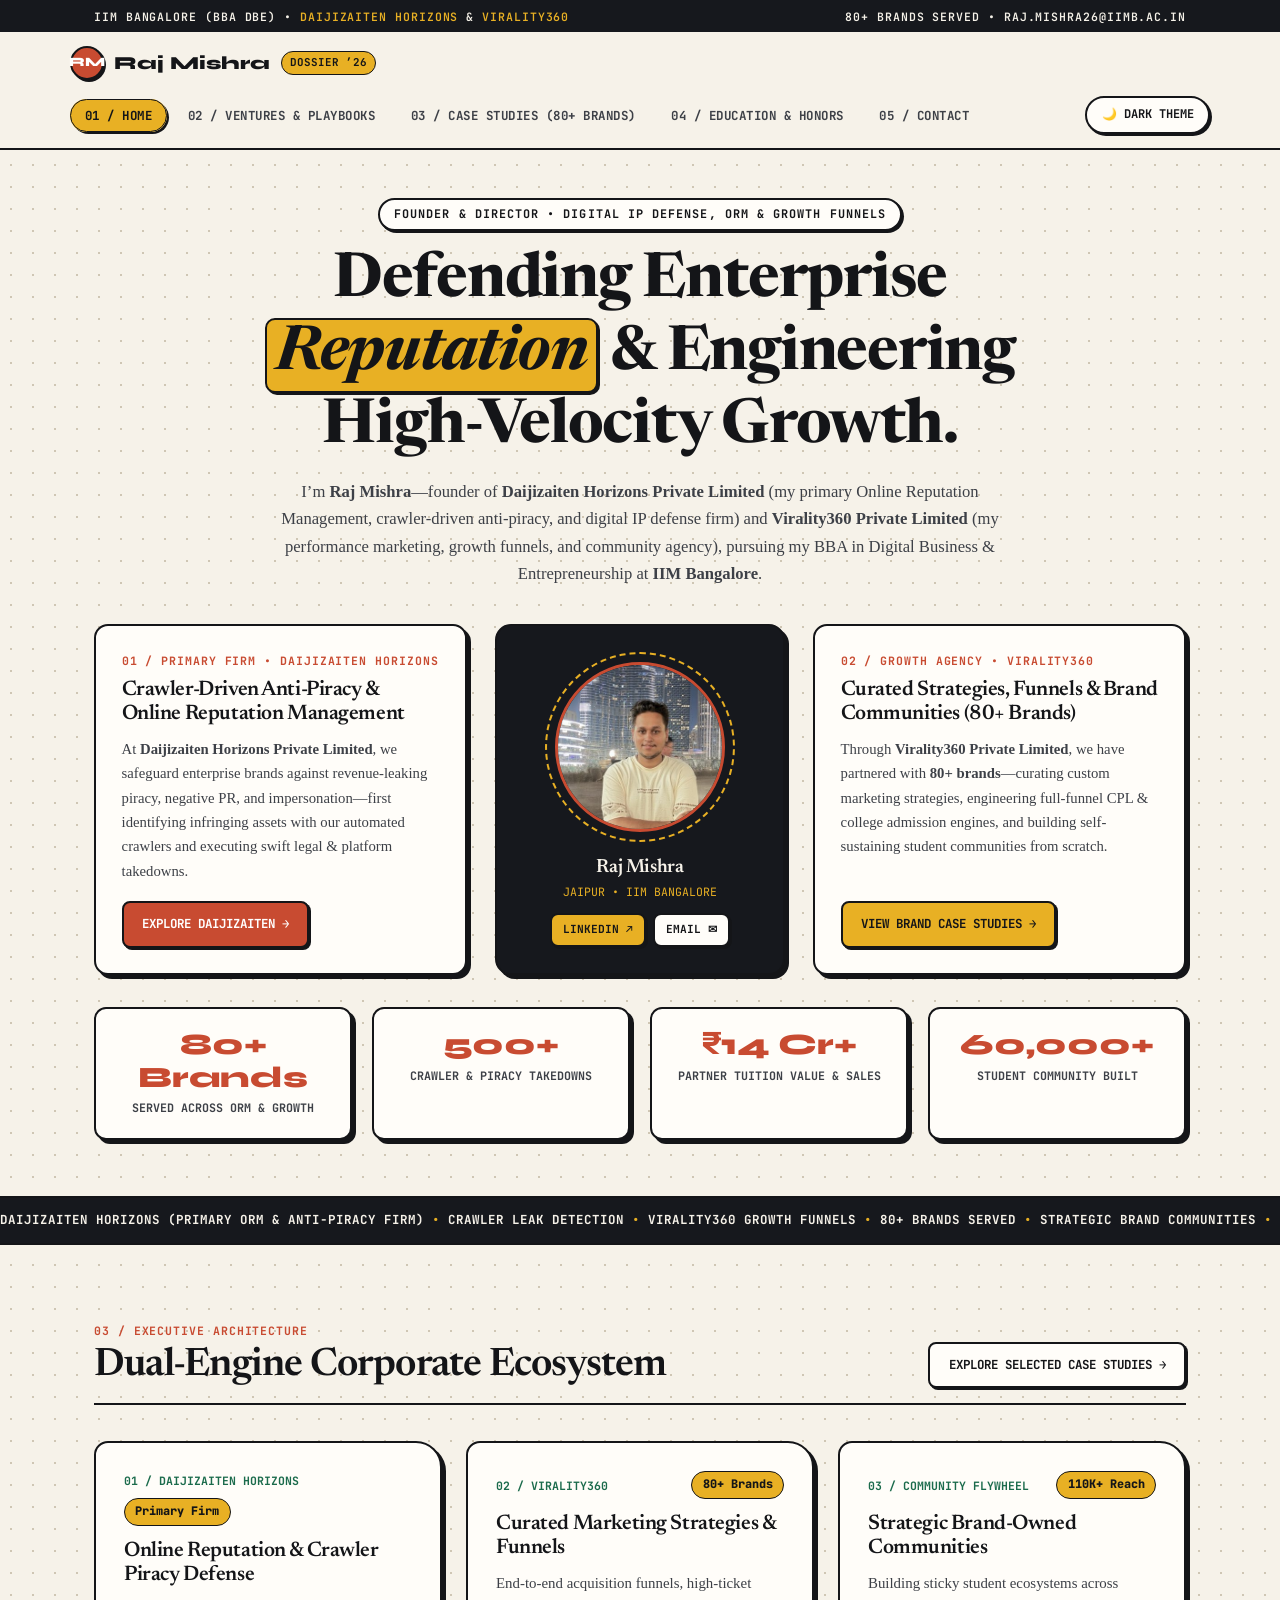
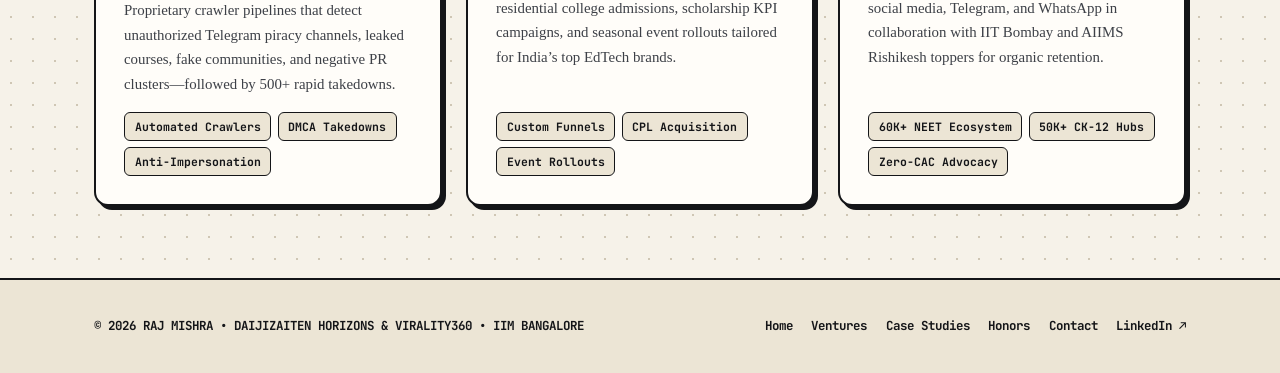
<file: index.html>
<!DOCTYPE html>
<html lang="en">
<head>
  <meta charset="UTF-8" />
  <meta name="viewport" content="width=device-width, initial-scale=1.0" />
  <title>Raj Mishra — Founder of Daijizaiten Horizons &amp; Virality360 | IIM Bangalore</title>
  <link rel="preconnect" href="https://fonts.googleapis.com" />
  <link rel="preconnect" href="https://fonts.gstatic.com" crossorigin />
  <link href="https://fonts.googleapis.com/css2?family=JetBrains+Mono:wght@600;700;800&family=Newsreader:ital,opsz,wght@0,6..72,600;0,6..72,700;1,6..72,600&family=Plus+Jakarta+Sans:wght@400;500;600;700;800&family=Syne:wght@700;800&display=swap" rel="stylesheet" />
  <link rel="stylesheet" href="styles.css" />
</head>
<body>
  <!-- Pure CSS Light / Dark Theme Toggle (Zero JavaScript) -->
  <input type="checkbox" id="theme-switch" class="hidden-control" aria-label="Toggle Light and Dark Theme" />

  <div class="page-shell">
    <header id="site-header">
      <div class="top-ledger-strip">
        <div class="container strip-flex">
          <span>IIM BANGALORE (BBA DBE) &bull; <em>DAIJIZAITEN HORIZONS</em> &amp; <em>VIRALITY360</em></span>
          <span>80+ BRANDS SERVED &bull; <a href="mailto:raj.mishra26@iimb.ac.in">RAJ.MISHRA26@IIMB.AC.IN</a></span>
        </div>
      </div>

      <div class="container nav-bar">
        <a href="index.html" class="brand-identity">
          <span class="brand-monogram">RM</span>
          <span>Raj Mishra</span>
          <span class="brand-sub">DOSSIER ’26</span>
        </a>

        <nav aria-label="Main Navigation">
          <ul class="nav-list">
            <li><a href="index.html" class="active">01 / Home</a></li>
            <li><a href="about.html">02 / Ventures &amp; Playbooks</a></li>
            <li><a href="work.html">03 / Case Studies (80+ Brands)</a></li>
            <li><a href="honors.html">04 / Education &amp; Honors</a></li>
            <li><a href="contact.html">05 / Contact</a></li>
          </ul>
        </nav>

        <label for="theme-switch" class="theme-toggle-btn" title="Switch between Light and Dark theme"></label>
      </div>
    </header>

    <main>
      <!-- Asymmetric 3-Column Editorial Hero -->
      <section class="masthead-section">
        <div class="container">
          <div class="masthead-banner">
            <span class="kicker-pill">FOUNDER &amp; DIRECTOR &bull; DIGITAL IP DEFENSE, ORM &amp; GROWTH FUNNELS</span>
            <h1 class="masthead-title">
              Defending Enterprise <span class="highlight-box">Reputation</span> &amp; Engineering High-Velocity Growth.
            </h1>
            <p style="max-width: 760px; margin: 0 auto; font-size: 1.04rem;">
              I’m <strong>Raj Mishra</strong>—founder of <strong>Daijizaiten Horizons Private Limited</strong> (my primary Online Reputation Management, crawler-driven anti-piracy, and digital IP defense firm) and <strong>Virality360 Private Limited</strong> (my performance marketing, growth funnels, and community agency), pursuing my BBA in Digital Business &amp; Entrepreneurship at <strong>IIM Bangalore</strong>.
            </p>
          </div>

          <div class="hero-asymmetric-grid">
            <!-- Left Column: Primary Venture (Daijizaiten Horizons) -->
            <article class="dossier-panel">
              <div>
                <div class="panel-index">01 / PRIMARY FIRM &bull; DAIJIZAITEN HORIZONS</div>
                <h2>Crawler-Driven Anti-Piracy &amp; Online Reputation Management</h2>
                <p>
                  At <strong>Daijizaiten Horizons Private Limited</strong>, we safeguard enterprise brands against revenue-leaking piracy, negative PR, and impersonation—first identifying infringing assets with our automated crawlers and executing swift legal &amp; platform takedowns.
                </p>
              </div>
              <div class="btn-row">
                <a href="about.html" class="btn btn-terracotta">Explore Daijizaiten &rarr;</a>
              </div>
            </article>

            <!-- Center Column: Orbiting Portrait Cutout -->
            <aside class="portrait-showcase" aria-label="Portrait of Raj Mishra">
              <div class="orbit-ring-wrap">
                <div class="orbit-photo-inner">
                  <img src="raj-mishra.jpeg" alt="Raj Mishra" />
                </div>
              </div>
              <h3>Raj Mishra</h3>
              <p>JAIPUR &bull; IIM BANGALORE</p>
              <div style="margin-top: 0.75rem; display: flex; gap: 0.4rem; flex-wrap: wrap; justify-content: center;">
                <a href="https://www.linkedin.com/in/rajmishra0411/" target="_blank" rel="noopener noreferrer" class="btn btn-gold" style="padding: 0.35rem 0.7rem; font-size: 0.7rem;">LinkedIn &nearr;</a>
                <a href="mailto:raj.mishra26@iimb.ac.in" class="btn btn-surface" style="padding: 0.35rem 0.7rem; font-size: 0.7rem;">Email ✉</a>
              </div>
            </aside>

            <!-- Right Column: Growth Agency (Virality360) -->
            <article class="dossier-panel">
              <div>
                <div class="panel-index">02 / GROWTH AGENCY &bull; VIRALITY360</div>
                <h2>Curated Strategies, Funnels &amp; Brand Communities (80+ Brands)</h2>
                <p>
                  Through <strong>Virality360 Private Limited</strong>, we have partnered with <strong>80+ brands</strong>—curating custom marketing strategies, engineering full-funnel CPL &amp; college admission engines, and building self-sustaining student communities from scratch.
                </p>
              </div>
              <div class="btn-row">
                <a href="work.html" class="btn btn-gold">View Brand Case Studies &rarr;</a>
              </div>
            </article>
          </div>

          <!-- 4-Column Tactile KPI Ledger -->
          <div class="kpi-ledger-grid">
            <div class="kpi-tactile-card">
              <div class="kpi-big">80+ Brands</div>
              <div class="kpi-sub">Served Across ORM &amp; Growth</div>
            </div>
            <div class="kpi-tactile-card">
              <div class="kpi-big">500+</div>
              <div class="kpi-sub">Crawler &amp; Piracy Takedowns</div>
            </div>
            <div class="kpi-tactile-card">
              <div class="kpi-big">₹14 Cr+</div>
              <div class="kpi-sub">Partner Tuition Value &amp; Sales</div>
            </div>
            <div class="kpi-tactile-card">
              <div class="kpi-big">60,000+</div>
              <div class="kpi-sub">Student Community Built</div>
            </div>
          </div>
        </div>
      </section>

      <!-- Continuous CSS Marquee Ribbon -->
      <div class="marquee-band" aria-hidden="true">
        <div class="marquee-track">
          <div>DAIJIZAITEN HORIZONS (PRIMARY ORM &amp; ANTI-PIRACY FIRM) <span>&bull;</span> CRAWLER LEAK DETECTION <span>&bull;</span> VIRALITY360 GROWTH FUNNELS <span>&bull;</span> 80+ BRANDS SERVED <span>&bull;</span> STRATEGIC BRAND COMMUNITIES <span>&bull;</span> NATIONAL QUIZ WINNER (BHARAT KO JANO) <span>&bull;</span></div>
          <div>DAIJIZAITEN HORIZONS (PRIMARY ORM &amp; ANTI-PIRACY FIRM) <span>&bull;</span> CRAWLER LEAK DETECTION <span>&bull;</span> VIRALITY360 GROWTH FUNNELS <span>&bull;</span> 80+ BRANDS SERVED <span>&bull;</span> STRATEGIC BRAND COMMUNITIES <span>&bull;</span> NATIONAL QUIZ WINNER (BHARAT KO JANO) <span>&bull;</span></div>
        </div>
      </div>

      <!-- Featured Snapshot Section -->
      <section class="section section-last">
        <div class="container">
          <div class="section-header-bar">
            <div>
              <span class="panel-index">03 / EXECUTIVE ARCHITECTURE</span>
              <h2 class="section-heading">Dual-Engine Corporate Ecosystem</h2>
            </div>
            <a href="work.html" class="btn btn-surface">Explore Selected Case Studies &rarr;</a>
          </div>

          <div class="grid-3">
            <article class="tactile-card">
              <div>
                <div class="card-top-meta">
                  <span class="venture-tag">01 / DAIJIZAITEN HORIZONS</span>
                  <span class="rev-pill">Primary Firm</span>
                </div>
                <h3>Online Reputation &amp; Crawler Piracy Defense</h3>
                <p>
                  Proprietary crawler pipelines that detect unauthorized Telegram piracy channels, leaked courses, fake communities, and negative PR clusters—followed by 500+ rapid takedowns.
                </p>
              </div>
              <div class="tag-row">
                <span class="tag-chip">Automated Crawlers</span>
                <span class="tag-chip">DMCA Takedowns</span>
                <span class="tag-chip">Anti-Impersonation</span>
              </div>
            </article>

            <article class="tactile-card">
              <div>
                <div class="card-top-meta">
                  <span class="venture-tag">02 / VIRALITY360</span>
                  <span class="rev-pill">80+ Brands</span>
                </div>
                <h3>Curated Marketing Strategies &amp; Funnels</h3>
                <p>
                  End-to-end acquisition funnels, high-ticket residential college admissions, scholarship KPI campaigns, and seasonal event rollouts tailored for India’s top EdTech brands.
                </p>
              </div>
              <div class="tag-row">
                <span class="tag-chip">Custom Funnels</span>
                <span class="tag-chip">CPL Acquisition</span>
                <span class="tag-chip">Event Rollouts</span>
              </div>
            </article>

            <article class="tactile-card">
              <div>
                <div class="card-top-meta">
                  <span class="venture-tag">03 / COMMUNITY FLYWHEEL</span>
                  <span class="rev-pill">110K+ Reach</span>
                </div>
                <h3>Strategic Brand-Owned Communities</h3>
                <p>
                  Building sticky student ecosystems across social media, Telegram, and WhatsApp in collaboration with IIT Bombay and AIIMS Rishikesh toppers for organic retention.
                </p>
              </div>
              <div class="tag-row">
                <span class="tag-chip">60K+ NEET Ecosystem</span>
                <span class="tag-chip">50K+ CK-12 Hubs</span>
                <span class="tag-chip">Zero-CAC Advocacy</span>
              </div>
            </article>
          </div>
        </div>
      </section>
    </main>

    <footer>
      <div class="container footer-flex">
        <span>&copy; 2026 RAJ MISHRA &bull; DAIJIZAITEN HORIZONS &amp; VIRALITY360 &bull; IIM BANGALORE</span>
        <div class="footer-nav">
          <a href="index.html">Home</a>
          <a href="about.html">Ventures</a>
          <a href="work.html">Case Studies</a>
          <a href="honors.html">Honors</a>
          <a href="contact.html">Contact</a>
          <a href="https://www.linkedin.com/in/rajmishra0411/" target="_blank" rel="noopener noreferrer">LinkedIn &nearr;</a>
        </div>
      </div>
    </footer>
  </div>
</body>
</html>
</file>
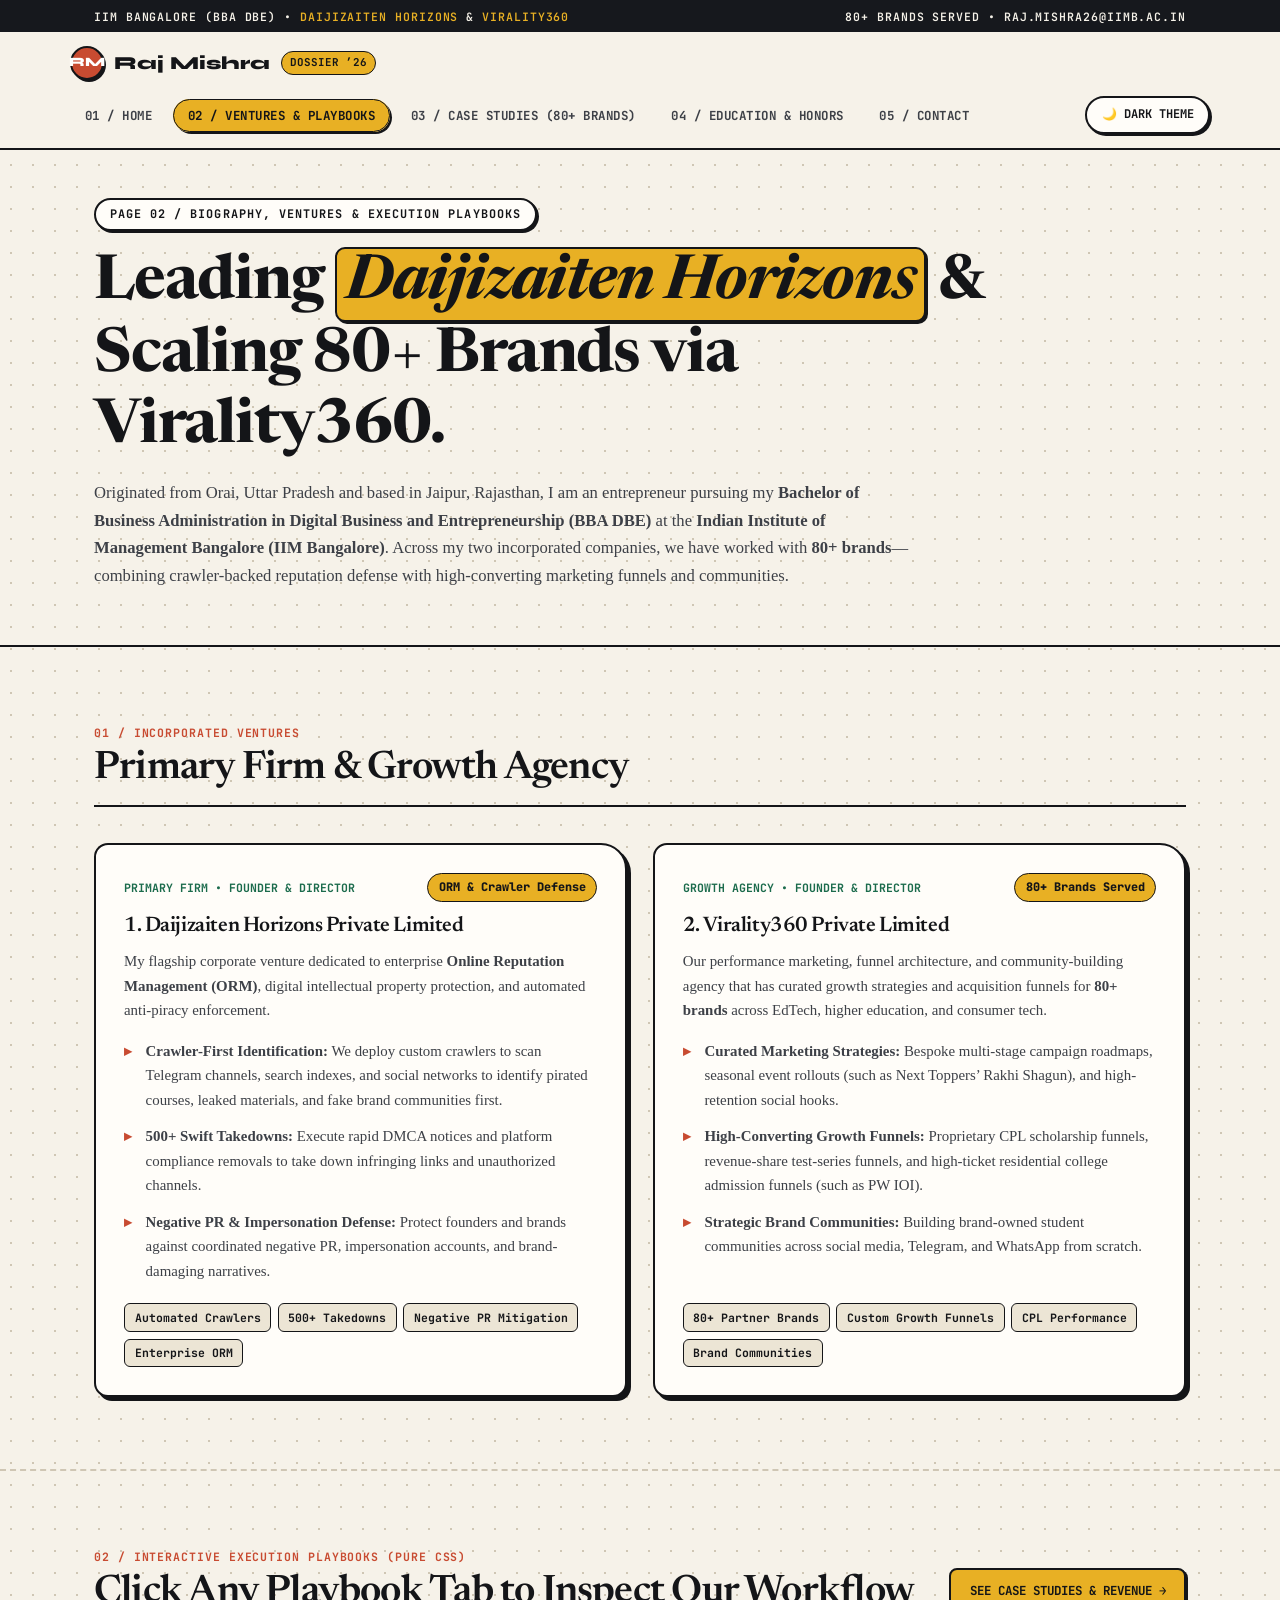
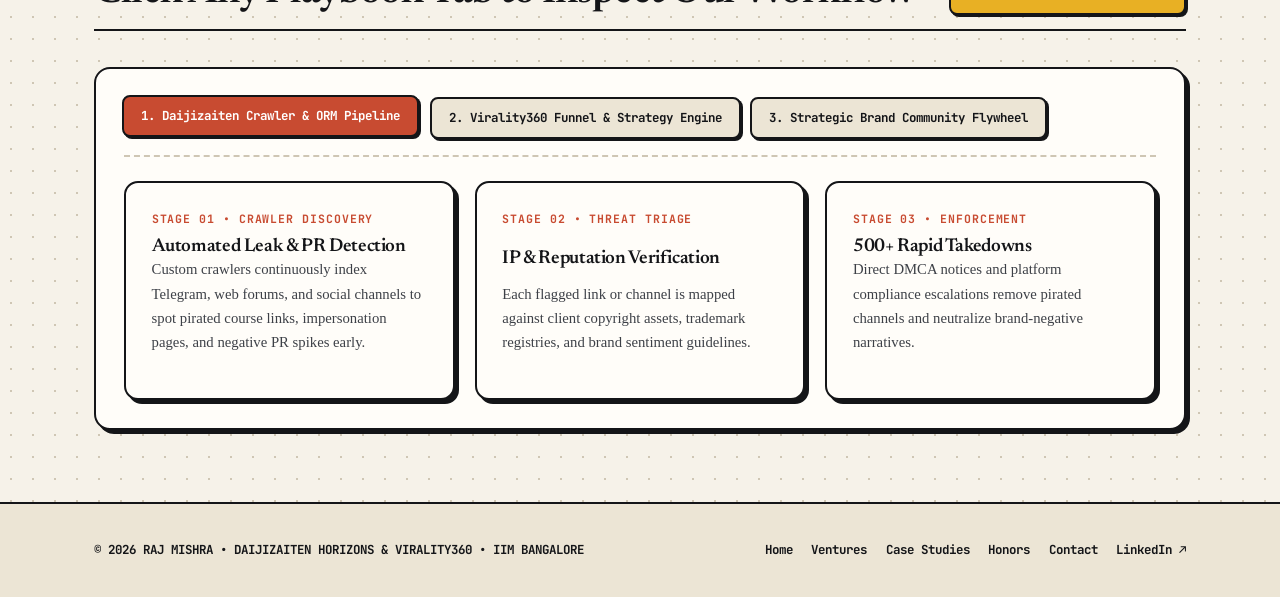
<file: about.html>
<!DOCTYPE html>
<html lang="en">
<head>
  <meta charset="UTF-8" />
  <meta name="viewport" content="width=device-width, initial-scale=1.0" />
  <title>Ventures &amp; Interactive Playbooks — Raj Mishra Portfolio</title>
  <link rel="preconnect" href="https://fonts.googleapis.com" />
  <link rel="preconnect" href="https://fonts.gstatic.com" crossorigin />
  <link href="https://fonts.googleapis.com/css2?family=JetBrains+Mono:wght@600;700;800&family=Newsreader:ital,opsz,wght@0,6..72,600;0,6..72,700;1,6..72,600&family=Plus+Jakarta+Sans:wght@400;500;600;700;800&family=Syne:wght@700;800&display=swap" rel="stylesheet" />
  <link rel="stylesheet" href="styles.css" />
</head>
<body>
  <input type="checkbox" id="theme-switch" class="hidden-control" aria-label="Toggle Light and Dark Theme" />

  <div class="page-shell">
    <header id="site-header">
      <div class="top-ledger-strip">
        <div class="container strip-flex">
          <span>IIM BANGALORE (BBA DBE) &bull; <em>DAIJIZAITEN HORIZONS</em> &amp; <em>VIRALITY360</em></span>
          <span>80+ BRANDS SERVED &bull; <a href="mailto:raj.mishra26@iimb.ac.in">RAJ.MISHRA26@IIMB.AC.IN</a></span>
        </div>
      </div>

      <div class="container nav-bar">
        <a href="index.html" class="brand-identity">
          <span class="brand-monogram">RM</span>
          <span>Raj Mishra</span>
          <span class="brand-sub">DOSSIER ’26</span>
        </a>

        <nav aria-label="Main Navigation">
          <ul class="nav-list">
            <li><a href="index.html">01 / Home</a></li>
            <li><a href="about.html" class="active">02 / Ventures &amp; Playbooks</a></li>
            <li><a href="work.html">03 / Case Studies (80+ Brands)</a></li>
            <li><a href="honors.html">04 / Education &amp; Honors</a></li>
            <li><a href="contact.html">05 / Contact</a></li>
          </ul>
        </nav>

        <label for="theme-switch" class="theme-toggle-btn" title="Switch between Light and Dark theme"></label>
      </div>
    </header>

    <main>
      <section class="masthead-section">
        <div class="container">
          <span class="kicker-pill">PAGE 02 / BIOGRAPHY, VENTURES &amp; EXECUTION PLAYBOOKS</span>
          <h1 class="masthead-title" style="text-align: left; margin: 0 0 1rem;">
            Leading <span class="highlight-box">Daijizaiten Horizons</span> &amp; Scaling 80+ Brands via Virality360.
          </h1>
          <p style="max-width: 820px; font-size: 1.04rem;">
            Originated from Orai, Uttar Pradesh and based in Jaipur, Rajasthan, I am an entrepreneur pursuing my <strong>Bachelor of Business Administration in Digital Business and Entrepreneurship (BBA DBE)</strong> at the <strong>Indian Institute of Management Bangalore (IIM Bangalore)</strong>. Across my two incorporated companies, we have worked with <strong>80+ brands</strong>—combining crawler-backed reputation defense with high-converting marketing funnels and communities.
          </p>
        </div>
      </section>

      <!-- Dual Venture Breakdown (Daijizaiten Horizons First, Then Virality360) -->
      <section class="section">
        <div class="container">
          <div class="section-header-bar">
            <div>
              <span class="panel-index">01 / INCORPORATED VENTURES</span>
              <h2 class="section-heading">Primary Firm &amp; Growth Agency</h2>
            </div>
          </div>

          <div class="grid-2">
            <!-- 1. Daijizaiten Horizons (Primary Major Firm) -->
            <article class="tactile-card">
              <div>
                <div class="card-top-meta">
                  <span class="venture-tag">PRIMARY FIRM &bull; FOUNDER &amp; DIRECTOR</span>
                  <span class="rev-pill">ORM &amp; Crawler Defense</span>
                </div>
                <h3>1. Daijizaiten Horizons Private Limited</h3>
                <p>
                  My flagship corporate venture dedicated to enterprise <strong>Online Reputation Management (ORM)</strong>, digital intellectual property protection, and automated anti-piracy enforcement.
                </p>
                <ul class="editorial-list" style="margin-bottom: 1.25rem;">
                  <li><strong>Crawler-First Identification:</strong> We deploy custom crawlers to scan Telegram channels, search indexes, and social networks to identify pirated courses, leaked materials, and fake brand communities first.</li>
                  <li><strong>500+ Swift Takedowns:</strong> Execute rapid DMCA notices and platform compliance removals to take down infringing links and unauthorized channels.</li>
                  <li><strong>Negative PR &amp; Impersonation Defense:</strong> Protect founders and brands against coordinated negative PR, impersonation accounts, and brand-damaging narratives.</li>
                </ul>
              </div>
              <div class="tag-row">
                <span class="tag-chip">Automated Crawlers</span>
                <span class="tag-chip">500+ Takedowns</span>
                <span class="tag-chip">Negative PR Mitigation</span>
                <span class="tag-chip">Enterprise ORM</span>
              </div>
            </article>

            <!-- 2. Virality360 Private Limited -->
            <article class="tactile-card">
              <div>
                <div class="card-top-meta">
                  <span class="venture-tag">GROWTH AGENCY &bull; FOUNDER &amp; DIRECTOR</span>
                  <span class="rev-pill">80+ Brands Served</span>
                </div>
                <h3>2. Virality360 Private Limited</h3>
                <p>
                  Our performance marketing, funnel architecture, and community-building agency that has curated growth strategies and acquisition funnels for <strong>80+ brands</strong> across EdTech, higher education, and consumer tech.
                </p>
                <ul class="editorial-list" style="margin-bottom: 1.25rem;">
                  <li><strong>Curated Marketing Strategies:</strong> Bespoke multi-stage campaign roadmaps, seasonal event rollouts (such as Next Toppers’ Rakhi Shagun), and high-retention social hooks.</li>
                  <li><strong>High-Converting Growth Funnels:</strong> Proprietary CPL scholarship funnels, revenue-share test-series funnels, and high-ticket residential college admission funnels (such as PW IOI).</li>
                  <li><strong>Strategic Brand Communities:</strong> Building brand-owned student communities across social media, Telegram, and WhatsApp from scratch.</li>
                </ul>
              </div>
              <div class="tag-row">
                <span class="tag-chip">80+ Partner Brands</span>
                <span class="tag-chip">Custom Growth Funnels</span>
                <span class="tag-chip">CPL Performance</span>
                <span class="tag-chip">Brand Communities</span>
              </div>
            </article>
          </div>
        </div>
      </section>

      <!-- Pure CSS Interactive Playbook Switcher (Zero JavaScript!) -->
      <section class="section section-last">
        <div class="container">
          <div class="section-header-bar">
            <div>
              <span class="panel-index">02 / INTERACTIVE EXECUTION PLAYBOOKS (PURE CSS)</span>
              <h2 class="section-heading">Click Any Playbook Tab to Inspect Our Workflow</h2>
            </div>
            <a href="work.html" class="btn btn-gold">See Case Studies &amp; Revenue &rarr;</a>
          </div>

          <input type="radio" name="playbook-tabs" id="pb-1" class="hidden-control" checked />
          <input type="radio" name="playbook-tabs" id="pb-2" class="hidden-control" />
          <input type="radio" name="playbook-tabs" id="pb-3" class="hidden-control" />

          <div class="css-tabs-box">
            <div class="tab-labels-bar">
              <label for="pb-1" class="tab-label">1. Daijizaiten Crawler &amp; ORM Pipeline</label>
              <label for="pb-2" class="tab-label">2. Virality360 Funnel &amp; Strategy Engine</label>
              <label for="pb-3" class="tab-label">3. Strategic Brand Community Flywheel</label>
            </div>

            <!-- Panel 1: Daijizaiten ORM -->
            <div id="panel-pb-1" class="tab-panel-content">
              <div class="dossier-panel">
                <div class="panel-index">STAGE 01 &bull; CRAWLER DISCOVERY</div>
                <h3>Automated Leak &amp; PR Detection</h3>
                <p>Custom crawlers continuously index Telegram, web forums, and social channels to spot pirated course links, impersonation pages, and negative PR spikes early.</p>
              </div>
              <div class="dossier-panel">
                <div class="panel-index">STAGE 02 &bull; THREAT TRIAGE</div>
                <h3>IP &amp; Reputation Verification</h3>
                <p>Each flagged link or channel is mapped against client copyright assets, trademark registries, and brand sentiment guidelines.</p>
              </div>
              <div class="dossier-panel">
                <div class="panel-index">STAGE 03 &bull; ENFORCEMENT</div>
                <h3>500+ Rapid Takedowns</h3>
                <p>Direct DMCA notices and platform compliance escalations remove pirated channels and neutralize brand-negative narratives.</p>
              </div>
            </div>

            <!-- Panel 2: Virality360 Funnels -->
            <div id="panel-pb-2" class="tab-panel-content">
              <div class="dossier-panel">
                <div class="panel-index">STAGE 01 &bull; STRATEGY CURATION</div>
                <h3>Cohort &amp; Hook Architecture</h3>
                <p>Curate brand-specific campaign calendars, topper collaborations, and high-retention study hooks tailored to target student cohorts.</p>
              </div>
              <div class="dossier-panel">
                <div class="panel-index">STAGE 02 &bull; FUNNEL CAPTURE</div>
                <h3>Scholarship &amp; CPL Funnels</h3>
                <p>Route high-intent traffic through custom landing pages, mock test registrations, and automated comment-to-DM lead magnets.</p>
              </div>
              <div class="dossier-panel">
                <div class="panel-index">STAGE 03 &bull; CONVERSION</div>
                <h3>High-Ticket Admissions &amp; Sales</h3>
                <p>Convert nurtured cohorts into full-fee college admissions (PW IOI), classroom seats (Aakash BYJU'S), and online batches (PW, Adda247, Vedantu).</p>
              </div>
            </div>

            <!-- Panel 3: Community Flywheel -->
            <div id="panel-pb-3" class="tab-panel-content">
              <div class="dossier-panel">
                <div class="panel-index">STAGE 01 &bull; VALUE ANCHOR</div>
                <h3>Topper-Curated Study Resources</h3>
                <p>Co-develop handwritten revision notes, formula sheets, and exam blueprints with IIT Bombay and AIIMS Rishikesh toppers.</p>
              </div>
              <div class="dossier-panel">
                <div class="panel-index">STAGE 02 &bull; MULTI-CHANNEL HUBS</div>
                <h3>Segmented Student Ecosystems</h3>
                <p>Scale dedicated Telegram and WhatsApp study hubs alongside high-retention social channels for Class 9–12 and JEE/NEET cohorts.</p>
              </div>
              <div class="dossier-panel">
                <div class="panel-index">STAGE 03 &bull; ORGANIC ADVOCACY</div>
                <h3>110,000+ Active Community Reach</h3>
                <p>Drive compounding peer referrals, 50,000+ verified product signups (CK-12), and 30+ government medical college selections (Mentor247).</p>
              </div>
            </div>
          </div>
        </div>
      </section>
    </main>

    <footer>
      <div class="container footer-flex">
        <span>&copy; 2026 RAJ MISHRA &bull; DAIJIZAITEN HORIZONS &amp; VIRALITY360 &bull; IIM BANGALORE</span>
        <div class="footer-nav">
          <a href="index.html">Home</a>
          <a href="about.html">Ventures</a>
          <a href="work.html">Case Studies</a>
          <a href="honors.html">Honors</a>
          <a href="contact.html">Contact</a>
          <a href="https://www.linkedin.com/in/rajmishra0411/" target="_blank" rel="noopener noreferrer">LinkedIn &nearr;</a>
        </div>
      </div>
    </footer>
  </div>
</body>
</html>
</file>
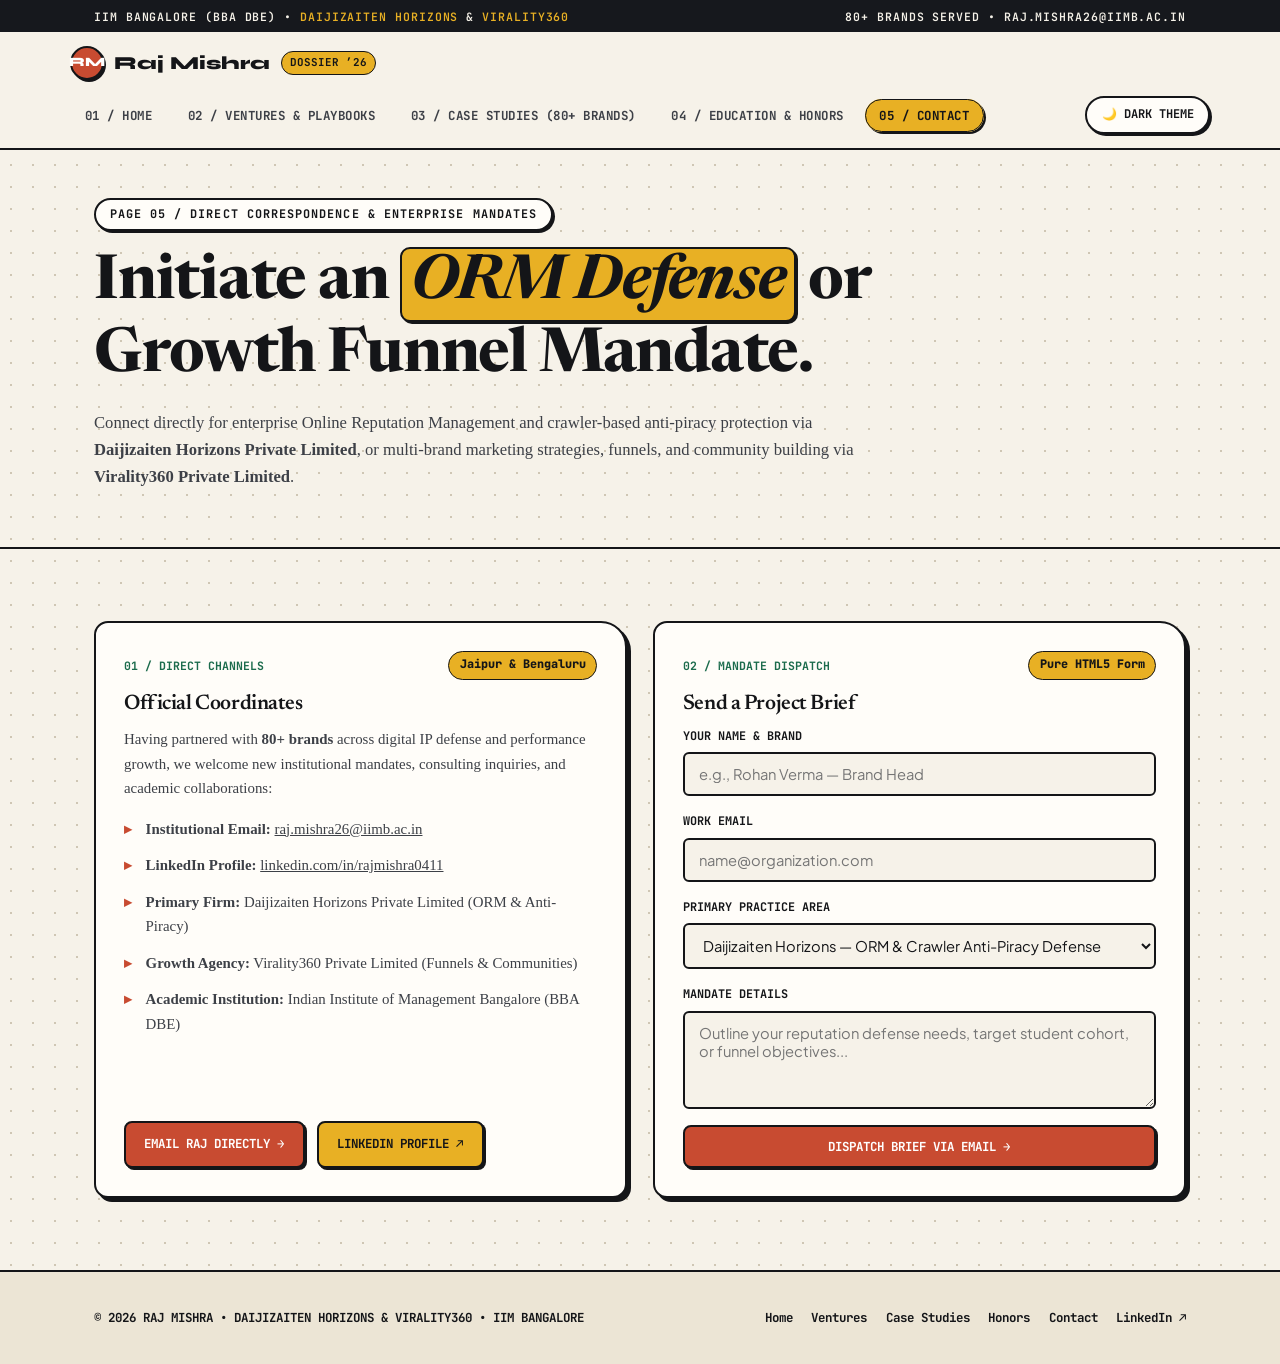
<file: contact.html>
<!DOCTYPE html>
<html lang="en">
<head>
  <meta charset="UTF-8" />
  <meta name="viewport" content="width=device-width, initial-scale=1.0" />
  <title>Contact — Raj Mishra Portfolio</title>
  <link rel="preconnect" href="https://fonts.googleapis.com" />
  <link rel="preconnect" href="https://fonts.gstatic.com" crossorigin />
  <link href="https://fonts.googleapis.com/css2?family=JetBrains+Mono:wght@600;700;800&family=Newsreader:ital,opsz,wght@0,6..72,600;0,6..72,700;1,6..72,600&family=Plus+Jakarta+Sans:wght@400;500;600;700;800&family=Syne:wght@700;800&display=swap" rel="stylesheet" />
  <link rel="stylesheet" href="styles.css" />
</head>
<body>
  <input type="checkbox" id="theme-switch" class="hidden-control" aria-label="Toggle Light and Dark Theme" />

  <div class="page-shell">
    <header id="site-header">
      <div class="top-ledger-strip">
        <div class="container strip-flex">
          <span>IIM BANGALORE (BBA DBE) &bull; <em>DAIJIZAITEN HORIZONS</em> &amp; <em>VIRALITY360</em></span>
          <span>80+ BRANDS SERVED &bull; <a href="mailto:raj.mishra26@iimb.ac.in">RAJ.MISHRA26@IIMB.AC.IN</a></span>
        </div>
      </div>

      <div class="container nav-bar">
        <a href="index.html" class="brand-identity">
          <span class="brand-monogram">RM</span>
          <span>Raj Mishra</span>
          <span class="brand-sub">DOSSIER ’26</span>
        </a>

        <nav aria-label="Main Navigation">
          <ul class="nav-list">
            <li><a href="index.html">01 / Home</a></li>
            <li><a href="about.html">02 / Ventures &amp; Playbooks</a></li>
            <li><a href="work.html">03 / Case Studies (80+ Brands)</a></li>
            <li><a href="honors.html">04 / Education &amp; Honors</a></li>
            <li><a href="contact.html" class="active">05 / Contact</a></li>
          </ul>
        </nav>

        <label for="theme-switch" class="theme-toggle-btn" title="Switch between Light and Dark theme"></label>
      </div>
    </header>

    <main>
      <section class="masthead-section">
        <div class="container">
          <span class="kicker-pill">PAGE 05 / DIRECT CORRESPONDENCE &amp; ENTERPRISE MANDATES</span>
          <h1 class="masthead-title" style="text-align: left; margin: 0 0 1rem;">
            Initiate an <span class="highlight-box">ORM Defense</span> or Growth Funnel Mandate.
          </h1>
          <p style="max-width: 780px; font-size: 1.04rem;">
            Connect directly for enterprise Online Reputation Management and crawler-based anti-piracy protection via <strong>Daijizaiten Horizons Private Limited</strong>, or multi-brand marketing strategies, funnels, and community building via <strong>Virality360 Private Limited</strong>.
          </p>
        </div>
      </section>

      <section class="section section-last">
        <div class="container">
          <div class="grid-2">
            <article class="tactile-card">
              <div>
                <div class="card-top-meta">
                  <span class="venture-tag">01 / DIRECT CHANNELS</span>
                  <span class="rev-pill">Jaipur &amp; Bengaluru</span>
                </div>
                <h3>Official Coordinates</h3>
                <p>
                  Having partnered with <strong>80+ brands</strong> across digital IP defense and performance growth, we welcome new institutional mandates, consulting inquiries, and academic collaborations:
                </p>
                <ul class="editorial-list" style="margin-bottom: 1.5rem;">
                  <li><strong>Institutional Email:</strong> <a href="mailto:raj.mishra26@iimb.ac.in" style="text-decoration: underline;">raj.mishra26@iimb.ac.in</a></li>
                  <li><strong>LinkedIn Profile:</strong> <a href="https://www.linkedin.com/in/rajmishra0411/" target="_blank" rel="noopener noreferrer" style="text-decoration: underline;">linkedin.com/in/rajmishra0411</a></li>
                  <li><strong>Primary Firm:</strong> Daijizaiten Horizons Private Limited (ORM &amp; Anti-Piracy)</li>
                  <li><strong>Growth Agency:</strong> Virality360 Private Limited (Funnels &amp; Communities)</li>
                  <li><strong>Academic Institution:</strong> Indian Institute of Management Bangalore (BBA DBE)</li>
                </ul>
              </div>
              <div class="btn-row">
                <a href="mailto:raj.mishra26@iimb.ac.in" class="btn btn-terracotta">Email Raj Directly &rarr;</a>
                <a href="https://www.linkedin.com/in/rajmishra0411/" target="_blank" rel="noopener noreferrer" class="btn btn-gold">LinkedIn Profile &nearr;</a>
              </div>
            </article>

            <article class="tactile-card">
              <div>
                <div class="card-top-meta">
                  <span class="venture-tag">02 / MANDATE DISPATCH</span>
                  <span class="rev-pill">Pure HTML5 Form</span>
                </div>
                <h3>Send a Project Brief</h3>
                <form class="contact-form" action="mailto:raj.mishra26@iimb.ac.in" method="post" enctype="text/plain">
                  <div class="form-field">
                    <label for="sender-name">Your Name &amp; Brand</label>
                    <input type="text" id="sender-name" name="Name" class="form-input" placeholder="e.g., Rohan Verma — Brand Head" required />
                  </div>

                  <div class="form-field">
                    <label for="sender-email">Work Email</label>
                    <input type="email" id="sender-email" name="Email" class="form-input" placeholder="name@organization.com" required />
                  </div>

                  <div class="form-field">
                    <label for="mandate-scope">Primary Practice Area</label>
                    <select id="mandate-scope" name="Practice_Area" class="form-input">
                      <option value="Daijizaiten Horizons — ORM & Crawler Anti-Piracy">Daijizaiten Horizons — ORM &amp; Crawler Anti-Piracy Defense</option>
                      <option value="Virality360 — Marketing Strategy & Growth Funnels">Virality360 — Marketing Strategy &amp; Growth Funnels</option>
                      <option value="Virality360 — Strategic Brand Community Building">Virality360 — Strategic Brand Community Building</option>
                      <option value="IIM Bangalore / Academic / General Collaboration">IIM Bangalore / Academic / General Collaboration</option>
                    </select>
                  </div>

                  <div class="form-field">
                    <label for="project-brief">Mandate Details</label>
                    <textarea id="project-brief" name="Brief" rows="4" class="form-input" placeholder="Outline your reputation defense needs, target student cohort, or funnel objectives..." required></textarea>
                  </div>

                  <button type="submit" class="btn btn-terracotta" style="width: 100%;">Dispatch Brief via Email &rarr;</button>
                </form>
              </div>
            </article>
          </div>
        </div>
      </section>
    </main>

    <footer>
      <div class="container footer-flex">
        <span>&copy; 2026 RAJ MISHRA &bull; DAIJIZAITEN HORIZONS &amp; VIRALITY360 &bull; IIM BANGALORE</span>
        <div class="footer-nav">
          <a href="index.html">Home</a>
          <a href="about.html">Ventures</a>
          <a href="work.html">Case Studies</a>
          <a href="honors.html">Honors</a>
          <a href="contact.html">Contact</a>
          <a href="https://www.linkedin.com/in/rajmishra0411/" target="_blank" rel="noopener noreferrer">LinkedIn &nearr;</a>
        </div>
      </div>
    </footer>
  </div>
</body>
</html>
</file>
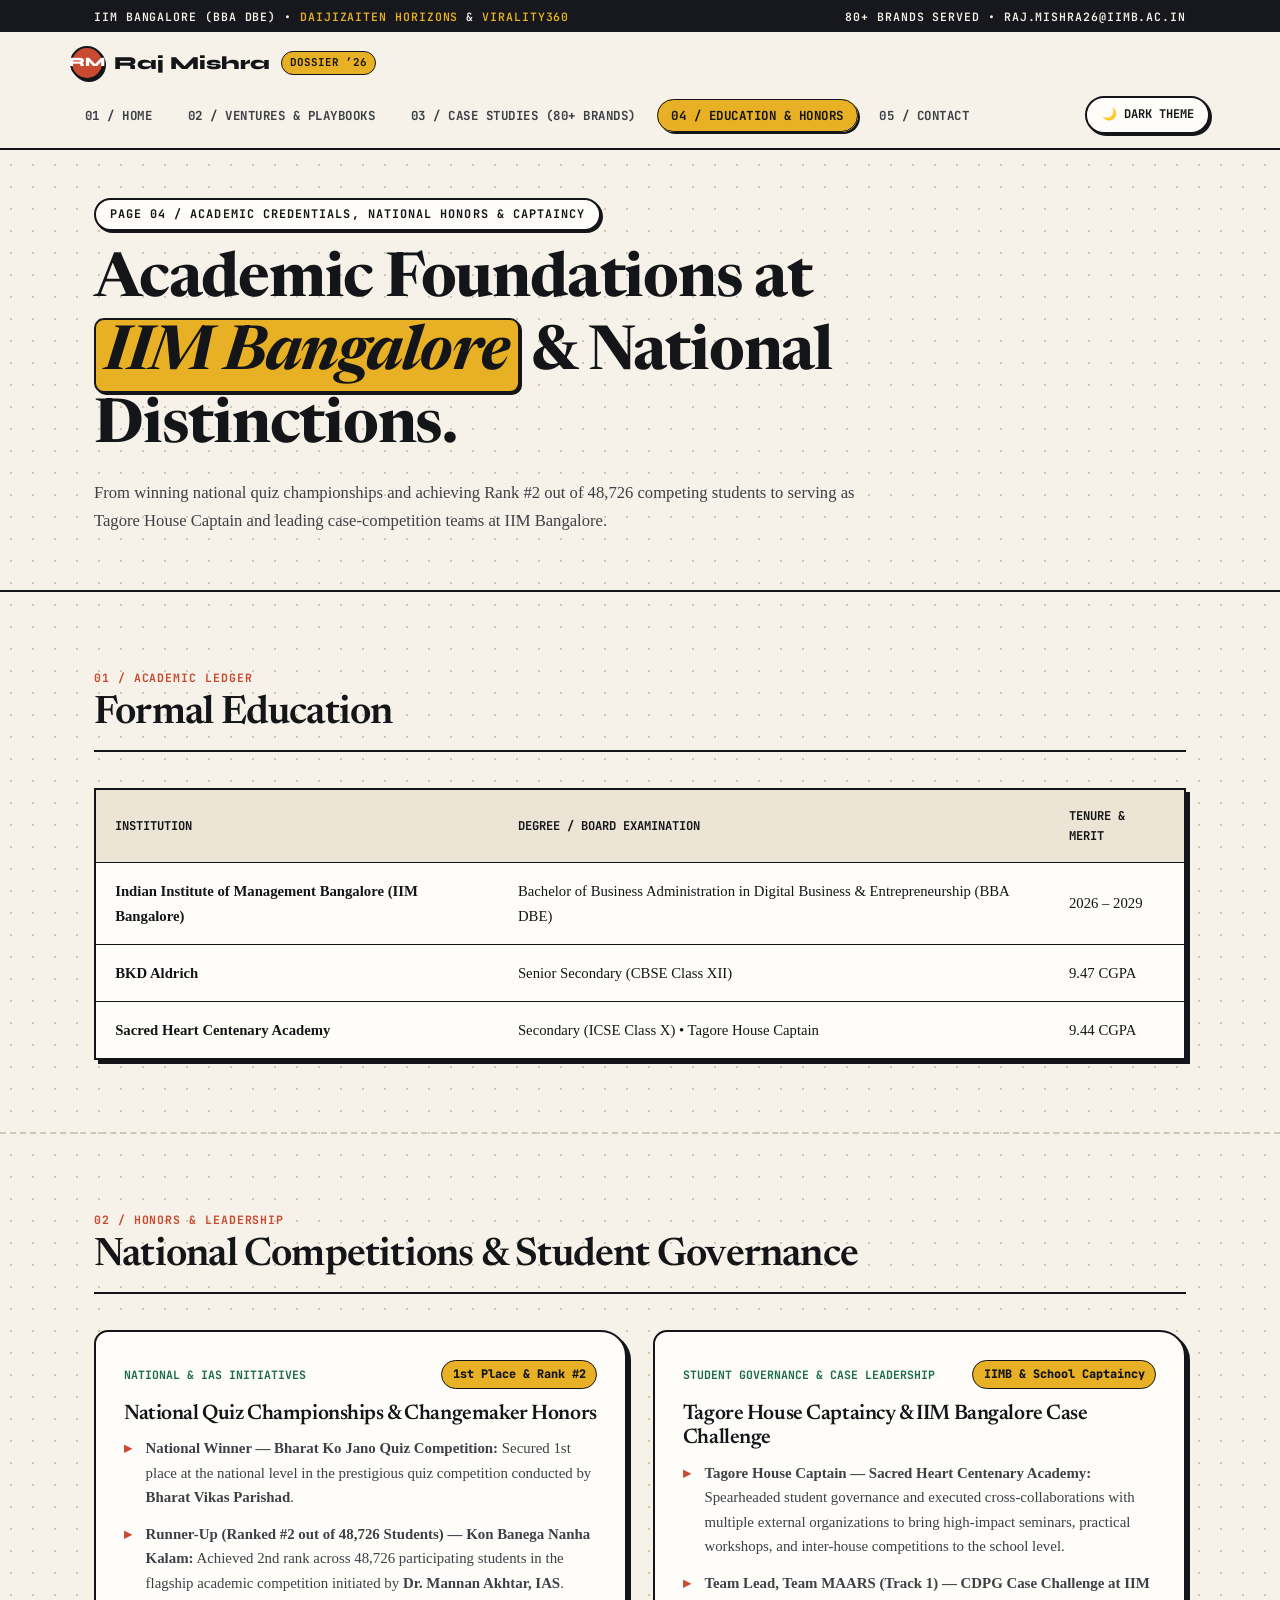
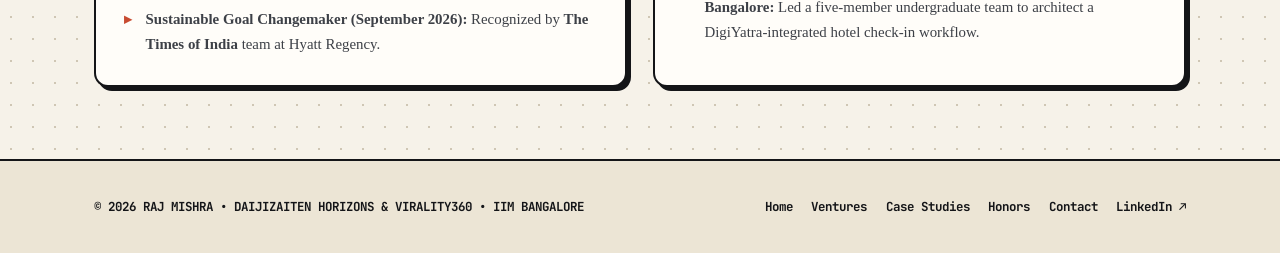
<file: honors.html>
<!DOCTYPE html>
<html lang="en">
<head>
  <meta charset="UTF-8" />
  <meta name="viewport" content="width=device-width, initial-scale=1.0" />
  <title>Education &amp; National Honors — Raj Mishra Portfolio</title>
  <link rel="preconnect" href="https://fonts.googleapis.com" />
  <link rel="preconnect" href="https://fonts.gstatic.com" crossorigin />
  <link href="https://fonts.googleapis.com/css2?family=JetBrains+Mono:wght@600;700;800&family=Newsreader:ital,opsz,wght@0,6..72,600;0,6..72,700;1,6..72,600&family=Plus+Jakarta+Sans:wght@400;500;600;700;800&family=Syne:wght@700;800&display=swap" rel="stylesheet" />
  <link rel="stylesheet" href="styles.css" />
</head>
<body>
  <input type="checkbox" id="theme-switch" class="hidden-control" aria-label="Toggle Light and Dark Theme" />

  <div class="page-shell">
    <header id="site-header">
      <div class="top-ledger-strip">
        <div class="container strip-flex">
          <span>IIM BANGALORE (BBA DBE) &bull; <em>DAIJIZAITEN HORIZONS</em> &amp; <em>VIRALITY360</em></span>
          <span>80+ BRANDS SERVED &bull; <a href="mailto:raj.mishra26@iimb.ac.in">RAJ.MISHRA26@IIMB.AC.IN</a></span>
        </div>
      </div>

      <div class="container nav-bar">
        <a href="index.html" class="brand-identity">
          <span class="brand-monogram">RM</span>
          <span>Raj Mishra</span>
          <span class="brand-sub">DOSSIER ’26</span>
        </a>

        <nav aria-label="Main Navigation">
          <ul class="nav-list">
            <li><a href="index.html">01 / Home</a></li>
            <li><a href="about.html">02 / Ventures &amp; Playbooks</a></li>
            <li><a href="work.html">03 / Case Studies (80+ Brands)</a></li>
            <li><a href="honors.html" class="active">04 / Education &amp; Honors</a></li>
            <li><a href="contact.html">05 / Contact</a></li>
          </ul>
        </nav>

        <label for="theme-switch" class="theme-toggle-btn" title="Switch between Light and Dark theme"></label>
      </div>
    </header>

    <main>
      <section class="masthead-section">
        <div class="container">
          <span class="kicker-pill">PAGE 04 / ACADEMIC CREDENTIALS, NATIONAL HONORS &amp; CAPTAINCY</span>
          <h1 class="masthead-title" style="text-align: left; margin: 0 0 1rem;">
            Academic Foundations at <span class="highlight-box">IIM Bangalore</span> &amp; National Distinctions.
          </h1>
          <p style="max-width: 800px; font-size: 1.04rem;">
            From winning national quiz championships and achieving Rank #2 out of 48,726 competing students to serving as Tagore House Captain and leading case-competition teams at IIM Bangalore.
          </p>
        </div>
      </section>

      <!-- Academic Credentials Table -->
      <section class="section">
        <div class="container">
          <div class="section-header-bar">
            <div>
              <span class="panel-index">01 / ACADEMIC LEDGER</span>
              <h2 class="section-heading">Formal Education</h2>
            </div>
          </div>

          <table class="editorial-table">
            <thead>
              <tr>
                <th>Institution</th>
                <th>Degree / Board Examination</th>
                <th>Tenure &amp; Merit</th>
              </tr>
            </thead>
            <tbody>
              <tr>
                <td><strong>Indian Institute of Management Bangalore (IIM Bangalore)</strong></td>
                <td>Bachelor of Business Administration in Digital Business &amp; Entrepreneurship (BBA DBE)</td>
                <td>2026 – 2029</td>
              </tr>
              <tr>
                <td><strong>BKD Aldrich</strong></td>
                <td>Senior Secondary (CBSE Class XII)</td>
                <td>9.47 CGPA</td>
              </tr>
              <tr>
                <td><strong>Sacred Heart Centenary Academy</strong></td>
                <td>Secondary (ICSE Class X) &bull; Tagore House Captain</td>
                <td>9.44 CGPA</td>
              </tr>
            </tbody>
          </table>
        </div>
      </section>

      <!-- National Honors & Captaincy Cards -->
      <section class="section section-last">
        <div class="container">
          <div class="section-header-bar">
            <div>
              <span class="panel-index">02 / HONORS &amp; LEADERSHIP</span>
              <h2 class="section-heading">National Competitions &amp; Student Governance</h2>
            </div>
          </div>

          <div class="grid-2">
            <article class="tactile-card">
              <div>
                <div class="card-top-meta">
                  <span class="venture-tag">NATIONAL &amp; IAS INITIATIVES</span>
                  <span class="rev-pill">1st Place &amp; Rank #2</span>
                </div>
                <h3>National Quiz Championships &amp; Changemaker Honors</h3>
                <ul class="editorial-list">
                  <li>
                    <strong>National Winner — Bharat Ko Jano Quiz Competition:</strong> Secured 1st place at the national level in the prestigious quiz competition conducted by <strong>Bharat Vikas Parishad</strong>.
                  </li>
                  <li>
                    <strong>Runner-Up (Ranked #2 out of 48,726 Students) — Kon Banega Nanha Kalam:</strong> Achieved 2nd rank across 48,726 participating students in the flagship academic competition initiated by <strong>Dr. Mannan Akhtar, IAS</strong>.
                  </li>
                  <li>
                    <strong>Sustainable Goal Changemaker (September 2026):</strong> Recognized by <strong>The Times of India</strong> team at Hyatt Regency.
                  </li>
                </ul>
              </div>
            </article>

            <article class="tactile-card">
              <div>
                <div class="card-top-meta">
                  <span class="venture-tag">STUDENT GOVERNANCE &amp; CASE LEADERSHIP</span>
                  <span class="rev-pill">IIMB &amp; School Captaincy</span>
                </div>
                <h3>Tagore House Captaincy &amp; IIM Bangalore Case Challenge</h3>
                <ul class="editorial-list">
                  <li>
                    <strong>Tagore House Captain — Sacred Heart Centenary Academy:</strong> Spearheaded student governance and executed cross-collaborations with multiple external organizations to bring high-impact seminars, practical workshops, and inter-house competitions to the school level.
                  </li>
                  <li>
                    <strong>Team Lead, Team MAARS (Track 1) — CDPG Case Challenge at IIM Bangalore:</strong> Led a five-member undergraduate team to architect a DigiYatra-integrated hotel check-in workflow.
                  </li>
                </ul>
              </div>
            </article>
          </div>
        </div>
      </section>
    </main>

    <footer>
      <div class="container footer-flex">
        <span>&copy; 2026 RAJ MISHRA &bull; DAIJIZAITEN HORIZONS &amp; VIRALITY360 &bull; IIM BANGALORE</span>
        <div class="footer-nav">
          <a href="index.html">Home</a>
          <a href="about.html">Ventures</a>
          <a href="work.html">Case Studies</a>
          <a href="honors.html">Honors</a>
          <a href="contact.html">Contact</a>
          <a href="https://www.linkedin.com/in/rajmishra0411/" target="_blank" rel="noopener noreferrer">LinkedIn &nearr;</a>
        </div>
      </div>
    </footer>
  </div>
</body>
</html>
</file>
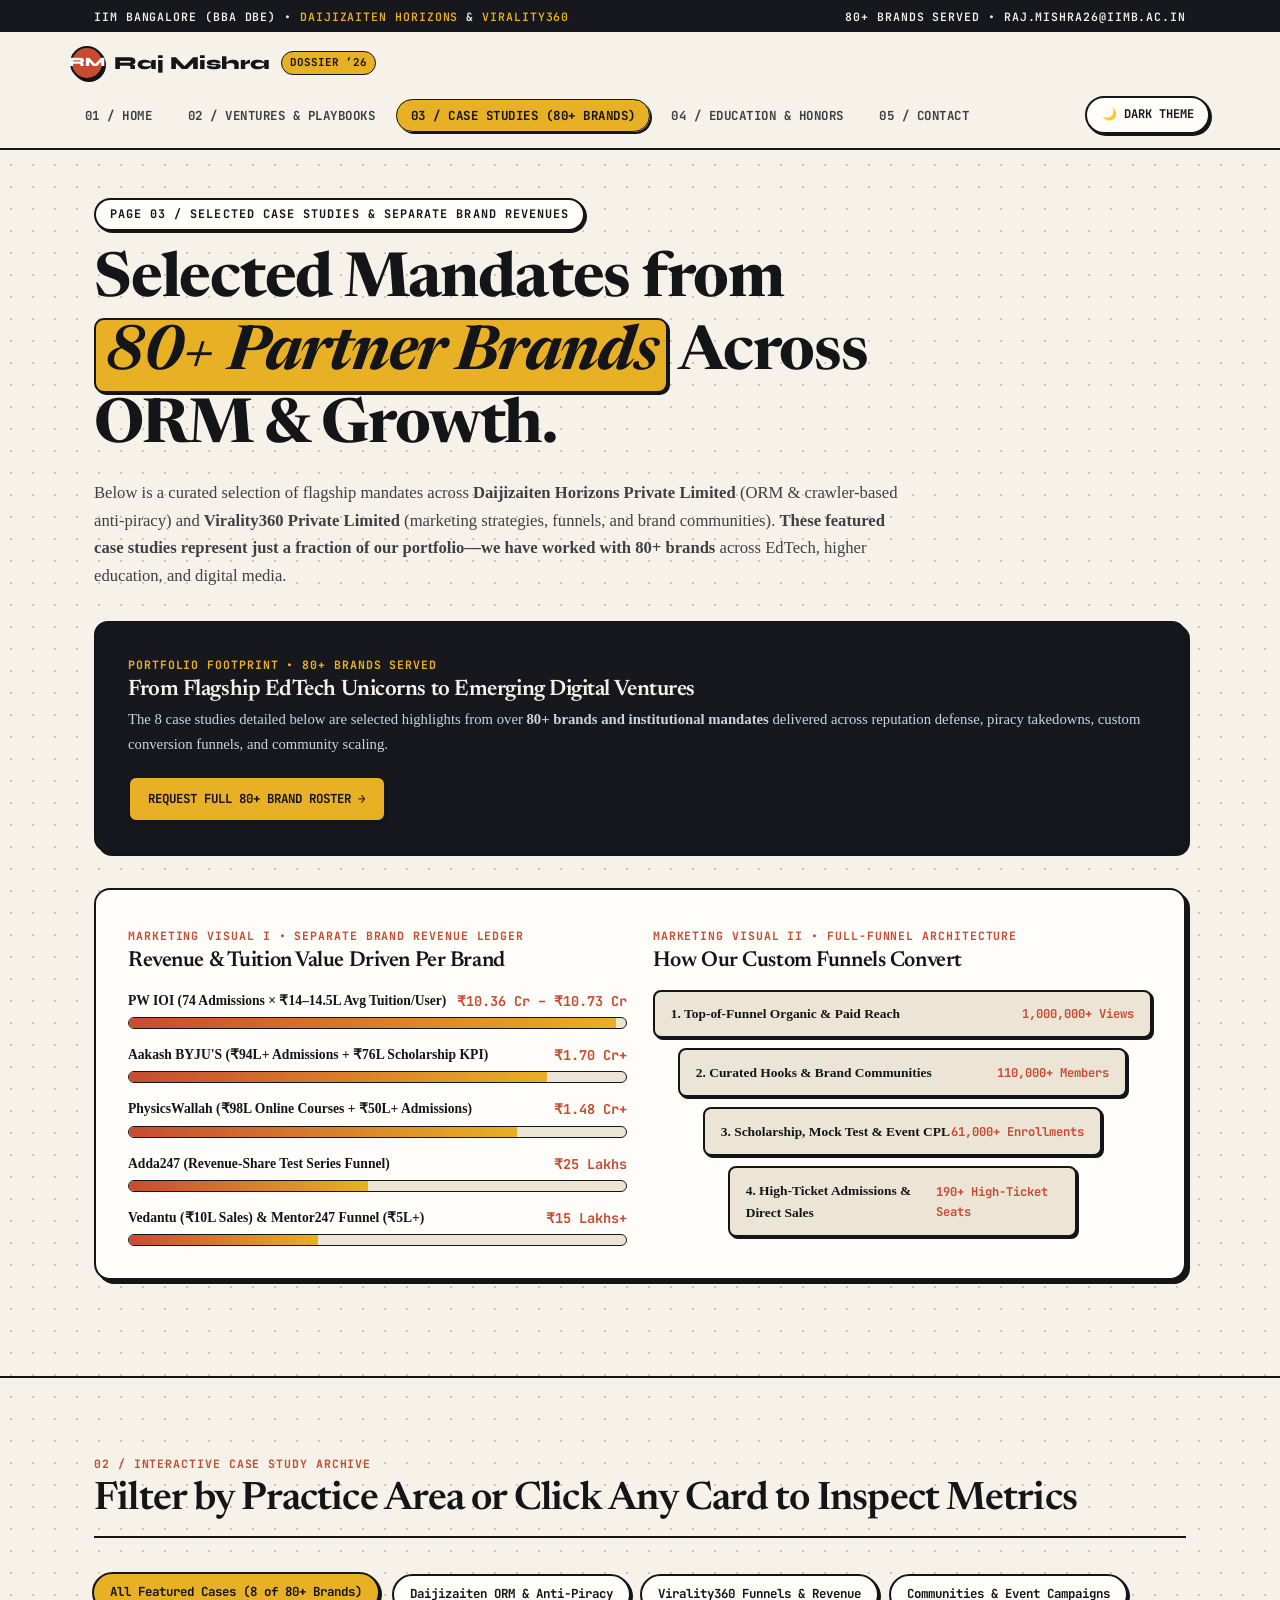
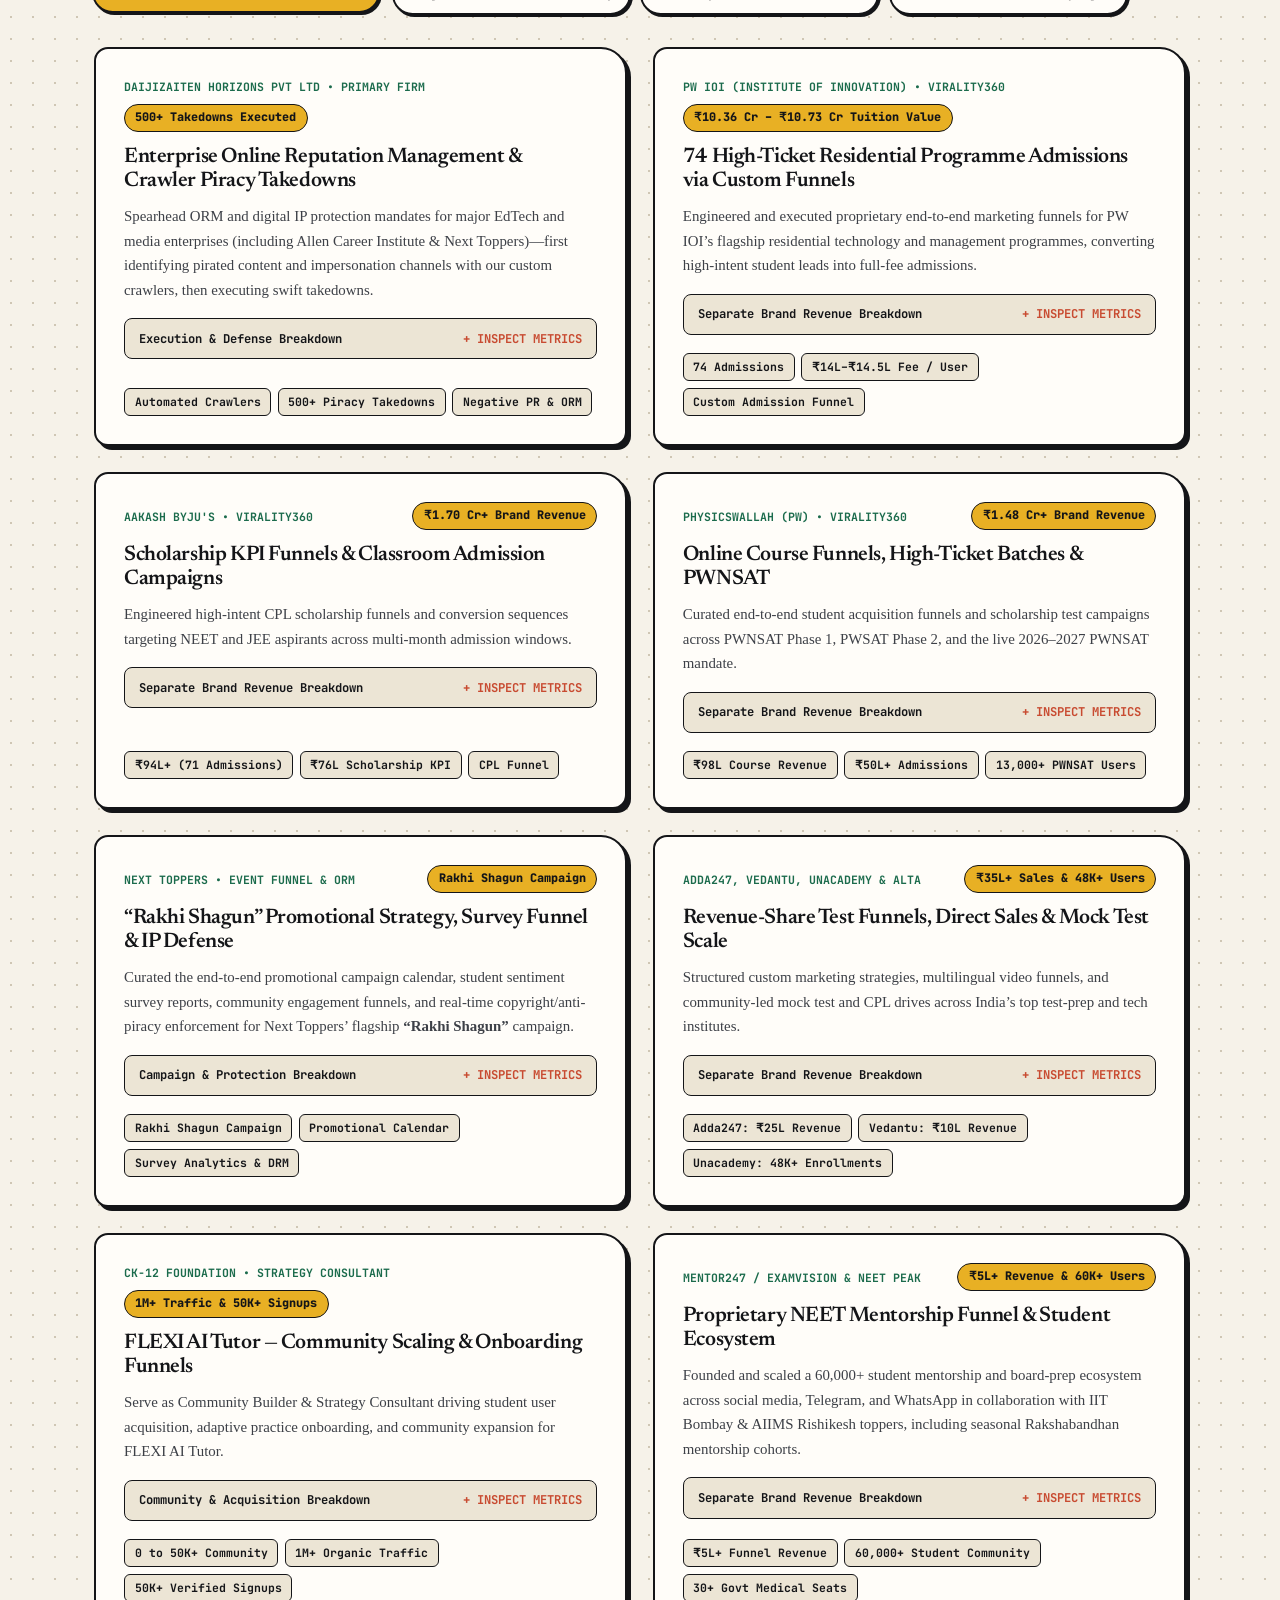
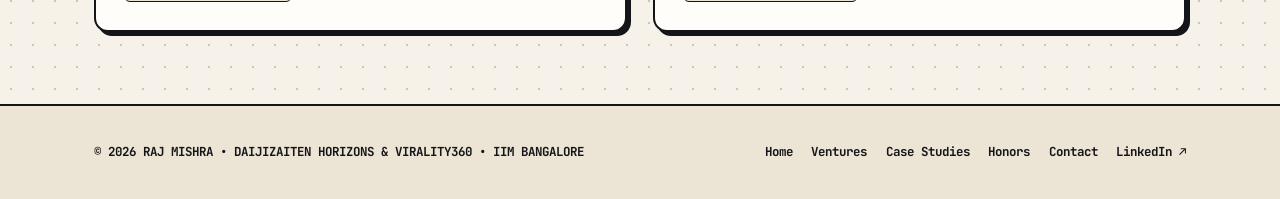
<file: work.html>
<!DOCTYPE html>
<html lang="en">
<head>
  <meta charset="UTF-8" />
  <meta name="viewport" content="width=device-width, initial-scale=1.0" />
  <title>Case Studies &amp; Brand Revenue (80+ Brands) — Raj Mishra Portfolio</title>
  <link rel="preconnect" href="https://fonts.googleapis.com" />
  <link rel="preconnect" href="https://fonts.gstatic.com" crossorigin />
  <link href="https://fonts.googleapis.com/css2?family=JetBrains+Mono:wght@600;700;800&family=Newsreader:ital,opsz,wght@0,6..72,600;0,6..72,700;1,6..72,600&family=Plus+Jakarta+Sans:wght@400;500;600;700;800&family=Syne:wght@700;800&display=swap" rel="stylesheet" />
  <link rel="stylesheet" href="styles.css" />
</head>
<body>
  <input type="checkbox" id="theme-switch" class="hidden-control" aria-label="Toggle Light and Dark Theme" />

  <div class="page-shell">
    <header id="site-header">
      <div class="top-ledger-strip">
        <div class="container strip-flex">
          <span>IIM BANGALORE (BBA DBE) &bull; <em>DAIJIZAITEN HORIZONS</em> &amp; <em>VIRALITY360</em></span>
          <span>80+ BRANDS SERVED &bull; <a href="mailto:raj.mishra26@iimb.ac.in">RAJ.MISHRA26@IIMB.AC.IN</a></span>
        </div>
      </div>

      <div class="container nav-bar">
        <a href="index.html" class="brand-identity">
          <span class="brand-monogram">RM</span>
          <span>Raj Mishra</span>
          <span class="brand-sub">DOSSIER ’26</span>
        </a>

        <nav aria-label="Main Navigation">
          <ul class="nav-list">
            <li><a href="index.html">01 / Home</a></li>
            <li><a href="about.html">02 / Ventures &amp; Playbooks</a></li>
            <li><a href="work.html" class="active">03 / Case Studies (80+ Brands)</a></li>
            <li><a href="honors.html">04 / Education &amp; Honors</a></li>
            <li><a href="contact.html">05 / Contact</a></li>
          </ul>
        </nav>

        <label for="theme-switch" class="theme-toggle-btn" title="Switch between Light and Dark theme"></label>
      </div>
    </header>

    <main>
      <section class="masthead-section">
        <div class="container">
          <span class="kicker-pill">PAGE 03 / SELECTED CASE STUDIES &amp; SEPARATE BRAND REVENUES</span>
          <h1 class="masthead-title" style="text-align: left; margin: 0 0 1rem;">
            Selected Mandates from <span class="highlight-box">80+ Partner Brands</span> Across ORM &amp; Growth.
          </h1>
          <p style="max-width: 820px; font-size: 1.04rem; margin-bottom: 2rem;">
            Below is a curated selection of flagship mandates across <strong>Daijizaiten Horizons Private Limited</strong> (ORM &amp; crawler-based anti-piracy) and <strong>Virality360 Private Limited</strong> (marketing strategies, funnels, and brand communities). <strong>These featured case studies represent just a fraction of our portfolio—we have worked with 80+ brands</strong> across EdTech, higher education, and digital media.
          </p>

          <!-- 80+ Brands Highlight Banner -->
          <div class="eighty-brands-banner">
            <div>
              <span class="panel-index" style="color: var(--accent-gold);">PORTFOLIO FOOTPRINT &bull; 80+ BRANDS SERVED</span>
              <h3>From Flagship EdTech Unicorns to Emerging Digital Ventures</h3>
              <p>
                The 8 case studies detailed below are selected highlights from over <strong>80+ brands and institutional mandates</strong> delivered across reputation defense, piracy takedowns, custom conversion funnels, and community scaling.
              </p>
            </div>
            <a href="contact.html" class="btn btn-gold">Request Full 80+ Brand Roster &rarr;</a>
          </div>

          <!-- Marketing Revenue Attribution & Conversion Funnel Visual -->
          <div class="telemetry-board">
            <div class="grid-2">
              <div>
                <span class="panel-index">MARKETING VISUAL I &bull; SEPARATE BRAND REVENUE LEDGER</span>
                <h2 style="font-size: 1.35rem; margin-bottom: 0.4rem;">Revenue &amp; Tuition Value Driven Per Brand</h2>
                <div class="bar-stack">
                  <div>
                    <div class="bar-meta">
                      <span>PW IOI (74 Admissions × ₹14–14.5L Avg Tuition/User)</span>
                      <span>₹10.36 Cr – ₹10.73 Cr</span>
                    </div>
                    <div class="bar-rail"><div class="bar-meter w-98"></div></div>
                  </div>
                  <div>
                    <div class="bar-meta">
                      <span>Aakash BYJU'S (₹94L+ Admissions + ₹76L Scholarship KPI)</span>
                      <span>₹1.70 Cr+</span>
                    </div>
                    <div class="bar-rail"><div class="bar-meter w-84"></div></div>
                  </div>
                  <div>
                    <div class="bar-meta">
                      <span>PhysicsWallah (₹98L Online Courses + ₹50L+ Admissions)</span>
                      <span>₹1.48 Cr+</span>
                    </div>
                    <div class="bar-rail"><div class="bar-meter w-78"></div></div>
                  </div>
                  <div>
                    <div class="bar-meta">
                      <span>Adda247 (Revenue-Share Test Series Funnel)</span>
                      <span>₹25 Lakhs</span>
                    </div>
                    <div class="bar-rail"><div class="bar-meter w-48"></div></div>
                  </div>
                  <div>
                    <div class="bar-meta">
                      <span>Vedantu (₹10L Sales) &amp; Mentor247 Funnel (₹5L+)</span>
                      <span>₹15 Lakhs+</span>
                    </div>
                    <div class="bar-rail"><div class="bar-meter w-38"></div></div>
                  </div>
                </div>
              </div>

              <div>
                <span class="panel-index">MARKETING VISUAL II &bull; FULL-FUNNEL ARCHITECTURE</span>
                <h2 style="font-size: 1.35rem; margin-bottom: 0.4rem;">How Our Custom Funnels Convert</h2>
                <div class="funnel-stack">
                  <div class="funnel-tier ft-1">
                    <span>1. Top-of-Funnel Organic &amp; Paid Reach</span>
                    <span>1,000,000+ Views</span>
                  </div>
                  <div class="funnel-tier ft-2">
                    <span>2. Curated Hooks &amp; Brand Communities</span>
                    <span>110,000+ Members</span>
                  </div>
                  <div class="funnel-tier ft-3">
                    <span>3. Scholarship, Mock Test &amp; Event CPL</span>
                    <span>61,000+ Enrollments</span>
                  </div>
                  <div class="funnel-tier ft-4">
                    <span>4. High-Ticket Admissions &amp; Direct Sales</span>
                    <span>190+ High-Ticket Seats</span>
                  </div>
                </div>
              </div>
            </div>
          </div>
        </div>
      </section>

      <!-- Pure CSS Interactive Category Filter + Expandable Case Study Cards -->
      <section class="section section-last">
        <div class="container">
          <div class="section-header-bar">
            <div>
              <span class="panel-index">02 / INTERACTIVE CASE STUDY ARCHIVE</span>
              <h2 class="section-heading">Filter by Practice Area or Click Any Card to Inspect Metrics</h2>
            </div>
          </div>

          <!-- Pure CSS Radio Filter Controls -->
          <input type="radio" name="work-filter" id="f-all" class="hidden-control" checked />
          <input type="radio" name="work-filter" id="f-orm" class="hidden-control" />
          <input type="radio" name="work-filter" id="f-funnels" class="hidden-control" />
          <input type="radio" name="work-filter" id="f-comm" class="hidden-control" />

          <div class="filter-labels-bar">
            <label for="f-all" class="filter-label">All Featured Cases (8 of 80+ Brands)</label>
            <label for="f-orm" class="filter-label">Daijizaiten ORM &amp; Anti-Piracy</label>
            <label for="f-funnels" class="filter-label">Virality360 Funnels &amp; Revenue</label>
            <label for="f-comm" class="filter-label">Communities &amp; Event Campaigns</label>
          </div>

          <div class="grid-2 work-cards-grid">
            <!-- Case 1: Daijizaiten Horizons (Primary Major Firm) -->
            <article class="tactile-card cat-orm">
              <div>
                <div class="card-top-meta">
                  <span class="venture-tag">DAIJIZAITEN HORIZONS PVT LTD &bull; PRIMARY FIRM</span>
                  <span class="rev-pill">500+ Takedowns Executed</span>
                </div>
                <h3>Enterprise Online Reputation Management &amp; Crawler Piracy Takedowns</h3>
                <p>
                  Spearhead ORM and digital IP protection mandates for major EdTech and media enterprises (including Allen Career Institute &amp; Next Toppers)—first identifying pirated content and impersonation channels with our custom crawlers, then executing swift takedowns.
                </p>
                <details class="case-drawer">
                  <summary>Execution &amp; Defense Breakdown</summary>
                  <div class="drawer-body">
                    &bull; <strong>Crawler Discovery:</strong> Automated crawlers scan Telegram channels, search engines, and social platforms 24/7 for leaked batches and brand-negative clusters.<br />
                    &bull; <strong>Enforcement Impact:</strong> Removed <strong>500+ infringing links, unauthorized piracy channels, and fake brand communities</strong> while mitigating negative PR.
                  </div>
                </details>
              </div>
              <div class="tag-row">
                <span class="tag-chip">Automated Crawlers</span>
                <span class="tag-chip">500+ Piracy Takedowns</span>
                <span class="tag-chip">Negative PR &amp; ORM</span>
              </div>
            </article>

            <!-- Case 2: PW IOI -->
            <article class="tactile-card cat-funnels">
              <div>
                <div class="card-top-meta">
                  <span class="venture-tag">PW IOI (INSTITUTE OF INNOVATION) &bull; VIRALITY360</span>
                  <span class="rev-pill">₹10.36 Cr – ₹10.73 Cr Tuition Value</span>
                </div>
                <h3>74 High-Ticket Residential Programme Admissions via Custom Funnels</h3>
                <p>
                  Engineered and executed proprietary end-to-end marketing funnels for PW IOI’s flagship residential technology and management programmes, converting high-intent student leads into full-fee admissions.
                </p>
                <details class="case-drawer">
                  <summary>Separate Brand Revenue Breakdown</summary>
                  <div class="drawer-body">
                    &bull; <strong>Confirmed Admissions:</strong> 74 students admitted directly through our custom-developed marketing funnels.<br />
                    &bull; <strong>Per-User Programme Fee:</strong> ₹14 Lakhs to ₹14.5 Lakhs charged by the college per admitted user.<br />
                    &bull; <strong>Gross Tuition Value Driven:</strong> ₹10.36 Crore to ₹10.73 Crore.
                  </div>
                </details>
              </div>
              <div class="tag-row">
                <span class="tag-chip">74 Admissions</span>
                <span class="tag-chip">₹14L–₹14.5L Fee / User</span>
                <span class="tag-chip">Custom Admission Funnel</span>
              </div>
            </article>

            <!-- Case 3: Aakash BYJU'S -->
            <article class="tactile-card cat-funnels">
              <div>
                <div class="card-top-meta">
                  <span class="venture-tag">AAKASH BYJU'S &bull; VIRALITY360</span>
                  <span class="rev-pill">₹1.70 Cr+ Brand Revenue</span>
                </div>
                <h3>Scholarship KPI Funnels &amp; Classroom Admission Campaigns</h3>
                <p>
                  Engineered high-intent CPL scholarship funnels and conversion sequences targeting NEET and JEE aspirants across multi-month admission windows.
                </p>
                <details class="case-drawer">
                  <summary>Separate Brand Revenue Breakdown</summary>
                  <div class="drawer-body">
                    &bull; <strong>Scholarship KPI Funnel:</strong> ₹76 Lakhs generated via targeted scholarship acquisition campaigns.<br />
                    &bull; <strong>Classroom Admissions:</strong> ₹94 Lakhs+ generated across 71 confirmed admissions within 6 months.<br />
                    &bull; <strong>Combined Brand Revenue:</strong> ₹1.70 Crore+.
                  </div>
                </details>
              </div>
              <div class="tag-row">
                <span class="tag-chip">₹94L+ (71 Admissions)</span>
                <span class="tag-chip">₹76L Scholarship KPI</span>
                <span class="tag-chip">CPL Funnel</span>
              </div>
            </article>

            <!-- Case 4: PhysicsWallah (PW) -->
            <article class="tactile-card cat-funnels">
              <div>
                <div class="card-top-meta">
                  <span class="venture-tag">PHYSICSWALLAH (PW) &bull; VIRALITY360</span>
                  <span class="rev-pill">₹1.48 Cr+ Brand Revenue</span>
                </div>
                <h3>Online Course Funnels, High-Ticket Batches &amp; PWNSAT</h3>
                <p>
                  Curated end-to-end student acquisition funnels and scholarship test campaigns across PWNSAT Phase 1, PWSAT Phase 2, and the live 2026–2027 PWNSAT mandate.
                </p>
                <details class="case-drawer">
                  <summary>Separate Brand Revenue Breakdown</summary>
                  <div class="drawer-body">
                    &bull; <strong>Online Course Sales:</strong> ₹98 Lakhs generated in online batch revenue.<br />
                    &bull; <strong>High-Ticket Admissions:</strong> ₹50 Lakhs+ across 46 high-ticket admissions in 10 months.<br />
                    &bull; <strong>PWNSAT Scale:</strong> 13,000+ scholarship enrollments and 6,000+ live test-takers.
                  </div>
                </details>
              </div>
              <div class="tag-row">
                <span class="tag-chip">₹98L Course Revenue</span>
                <span class="tag-chip">₹50L+ Admissions</span>
                <span class="tag-chip">13,000+ PWNSAT Users</span>
              </div>
            </article>

            <!-- Case 5: Next Toppers ("Rakhi Shagun" Campaign) -->
            <article class="tactile-card cat-comm cat-orm">
              <div>
                <div class="card-top-meta">
                  <span class="venture-tag">NEXT TOPPERS &bull; EVENT FUNNEL &amp; ORM</span>
                  <span class="rev-pill">Rakhi Shagun Campaign</span>
                </div>
                <h3>“Rakhi Shagun” Promotional Strategy, Survey Funnel &amp; IP Defense</h3>
                <p>
                  Curated the end-to-end promotional campaign calendar, student sentiment survey reports, community engagement funnels, and real-time copyright/anti-piracy enforcement for Next Toppers’ flagship <strong>“Rakhi Shagun”</strong> campaign.
                </p>
                <details class="case-drawer">
                  <summary>Campaign &amp; Protection Breakdown</summary>
                  <div class="drawer-body">
                    &bull; <strong>Promotional Rollout:</strong> Structured the multi-day Rakhi Shagun event calendar and high-conversion community hooks.<br />
                    &bull; <strong>Survey &amp; DRM:</strong> Conducted student survey analytics for batch positioning while executing rapid anti-piracy takedowns of leaked event streams.
                  </div>
                </details>
              </div>
              <div class="tag-row">
                <span class="tag-chip">Rakhi Shagun Campaign</span>
                <span class="tag-chip">Promotional Calendar</span>
                <span class="tag-chip">Survey Analytics &amp; DRM</span>
              </div>
            </article>

            <!-- Case 6: Adda247, Vedantu, Unacademy & Alta School -->
            <article class="tactile-card cat-funnels cat-comm">
              <div>
                <div class="card-top-meta">
                  <span class="venture-tag">ADDA247, VEDANTU, UNACADEMY &amp; ALTA</span>
                  <span class="rev-pill">₹35L+ Sales &amp; 48K+ Users</span>
                </div>
                <h3>Revenue-Share Test Funnels, Direct Sales &amp; Mock Test Scale</h3>
                <p>
                  Structured custom marketing strategies, multilingual video funnels, and community-led mock test and CPL drives across India’s top test-prep and tech institutes.
                </p>
                <details class="case-drawer">
                  <summary>Separate Brand Revenue Breakdown</summary>
                  <div class="drawer-body">
                    &bull; <strong>Adda247:</strong> ₹25 Lakhs in test-series sales via revenue-share funnel.<br />
                    &bull; <strong>Vedantu:</strong> ₹10 Lakhs in direct course sales &amp; multilingual video funnels.<br />
                    &bull; <strong>Unacademy:</strong> 48,000+ student enrollments for flagship AIMT mock tests.<br />
                    &bull; <strong>Alta School &amp; Allen Career Institute:</strong> Dedicated CPL &amp; branding mandates.
                  </div>
                </details>
              </div>
              <div class="tag-row">
                <span class="tag-chip">Adda247: ₹25L Revenue</span>
                <span class="tag-chip">Vedantu: ₹10L Revenue</span>
                <span class="tag-chip">Unacademy: 48K+ Enrollments</span>
              </div>
            </article>

            <!-- Case 7: CK-12 Foundation -->
            <article class="tactile-card cat-comm">
              <div>
                <div class="card-top-meta">
                  <span class="venture-tag">CK-12 FOUNDATION &bull; STRATEGY CONSULTANT</span>
                  <span class="rev-pill">1M+ Traffic &amp; 50K+ Signups</span>
                </div>
                <h3>FLEXI AI Tutor — Community Scaling &amp; Onboarding Funnels</h3>
                <p>
                  Serve as Community Builder &amp; Strategy Consultant driving student user acquisition, adaptive practice onboarding, and community expansion for FLEXI AI Tutor.
                </p>
                <details class="case-drawer">
                  <summary>Community &amp; Acquisition Breakdown</summary>
                  <div class="drawer-body">
                    &bull; <strong>Community Growth:</strong> Scaled two educational communities from 0 to 50,000+ members.<br />
                    &bull; <strong>Platform Adoption:</strong> Drove 1,000,000+ organic traffic and 50,000+ verified student signups for Adaptive Practice &amp; FLEXI AI.
                  </div>
                </details>
              </div>
              <div class="tag-row">
                <span class="tag-chip">0 to 50K+ Community</span>
                <span class="tag-chip">1M+ Organic Traffic</span>
                <span class="tag-chip">50K+ Verified Signups</span>
              </div>
            </article>

            <!-- Case 8: Mentor247 / NEET Peak -->
            <article class="tactile-card cat-comm cat-funnels">
              <div>
                <div class="card-top-meta">
                  <span class="venture-tag">MENTOR247 / EXAMVISION &amp; NEET PEAK</span>
                  <span class="rev-pill">₹5L+ Revenue &amp; 60K+ Users</span>
                </div>
                <h3>Proprietary NEET Mentorship Funnel &amp; Student Ecosystem</h3>
                <p>
                  Founded and scaled a 60,000+ student mentorship and board-prep ecosystem across social media, Telegram, and WhatsApp in collaboration with IIT Bombay &amp; AIIMS Rishikesh toppers, including seasonal Rakshabandhan mentorship cohorts.
                </p>
                <details class="case-drawer">
                  <summary>Separate Brand Revenue Breakdown</summary>
                  <div class="drawer-body">
                    &bull; <strong>Funnel Revenue:</strong> Generated ₹5 Lakhs+ revenue within 8 months.<br />
                    &bull; <strong>Student Selections:</strong> Scaled community to 60,000+ aspirants and guided 30+ students to admissions in government medical colleges.
                  </div>
                </details>
              </div>
              <div class="tag-row">
                <span class="tag-chip">₹5L+ Funnel Revenue</span>
                <span class="tag-chip">60,000+ Student Community</span>
                <span class="tag-chip">30+ Govt Medical Seats</span>
              </div>
            </article>
          </div>
        </div>
      </section>
    </main>

    <footer>
      <div class="container footer-flex">
        <span>&copy; 2026 RAJ MISHRA &bull; DAIJIZAITEN HORIZONS &amp; VIRALITY360 &bull; IIM BANGALORE</span>
        <div class="footer-nav">
          <a href="index.html">Home</a>
          <a href="about.html">Ventures</a>
          <a href="work.html">Case Studies</a>
          <a href="honors.html">Honors</a>
          <a href="contact.html">Contact</a>
          <a href="https://www.linkedin.com/in/rajmishra0411/" target="_blank" rel="noopener noreferrer">LinkedIn &nearr;</a>
        </div>
      </div>
    </footer>
  </div>
</body>
</html>
</file>
<file: styles.css>
/* ==========================================================================
   Raj Mishra — Multi-Page Editorial Dossier & Interactive Portfolio (styles.css)
   College Web Design Assignment | IIM Bangalore (BBA DBE)
   100% Pure HTML5 & CSS3 (Zero JavaScript, Zero External Frameworks)
   ========================================================================== */

/* 1. Two-Theme Editorial Palette (:root = Warm Parchment, #theme-switch:checked = Obsidian) */
.page-shell {
  --bg-page: #f6f2e9;
  --bg-surface: #fffdf9;
  --bg-elevated: #ece5d5;
  --bg-dark-band: #16181d;
  --text-dark-band: #f6f2e9;
  --text-primary: #141518;
  --text-secondary: #3d4047;
  --text-muted: #686c75;
  --border-ink: #141518;
  --border-subtle: #cfc6b4;
  --accent-terracotta: #c84b31;
  --accent-gold: #e8b024;
  --accent-emerald: #1b6b4c;
  --shadow-hard: 4px 4px 0px #141518;
  --shadow-hard-lg: 7px 7px 0px #c84b31;
  --shadow-hard-sm: 2px 2px 0px #141518;
  --font-display: 'Syne', 'Plus Jakarta Sans', sans-serif;
  --font-serif: 'Newsreader', Georgia, serif;
  --font-sans: 'Plus Jakarta Sans', -apple-system, BlinkMacSystemFont, sans-serif;
  --font-mono: 'JetBrains Mono', monospace;
  --ease-snap: 0.22s cubic-bezier(0.22, 1, 0.36, 1);

  background-color: var(--bg-page);
  background-image: radial-gradient(var(--border-subtle) 0.85px, transparent 0.85px);
  background-size: 22px 22px;
  color: var(--text-primary);
  min-height: 100vh;
  display: flex;
  flex-direction: column;
  transition: background-color 0.25s ease, color 0.25s ease;
}

/* Pure CSS Dark Theme Triggered When #theme-switch Checkbox Is Checked */
#theme-switch:checked ~ .page-shell {
  --bg-page: #0c0f14;
  --bg-surface: #141922;
  --bg-elevated: #1d2432;
  --bg-dark-band: #181f2c;
  --text-dark-band: #f4f6fb;
  --text-primary: #f4f6fb;
  --text-secondary: #c5ccd9;
  --text-muted: #8b95a7;
  --border-ink: #475569;
  --border-subtle: #263042;
  --accent-terracotta: #ff6b4a;
  --accent-gold: #f5b82e;
  --accent-emerald: #34d399;
  --shadow-hard: 4px 4px 0px #000000;
  --shadow-hard-lg: 7px 7px 0px #ff6b4a;
  --shadow-hard-sm: 2px 2px 0px #000000;
}

/* Hide raw control inputs visually while keeping them accessible */
.hidden-control {
  position: absolute;
  opacity: 0;
  pointer-events: none;
}

/* 2. Element Selectors & Base Reset */
*,
*::before,
*::after {
  box-sizing: border-box;
  margin: 0;
  padding: 0;
}

html {
  font-size: 16px;
  scroll-behavior: smooth;
}

body {
  font-family: var(--font-sans);
  line-height: 1.65;
  overflow-x: hidden;
  -webkit-font-smoothing: antialiased;
}

h1, h2, h3, h4 {
  font-family: var(--font-serif);
  font-weight: 600;
  line-height: 1.15;
  letter-spacing: -0.02em;
  color: var(--text-primary);
}

p {
  color: var(--text-secondary);
}

a {
  color: inherit;
  text-decoration: none;
  transition: all var(--ease-snap);
}

ul {
  list-style: none;
}

img {
  max-width: 100%;
  display: block;
}

/* 3. Containers & Structural Rhythm */
.container {
  width: 100%;
  max-width: 1140px;
  margin: 0 auto;
  padding: 0 1.5rem;
}

main {
  flex: 1;
}

.section {
  padding: 4.5rem 0;
  border-bottom: 2px dashed var(--border-subtle);
}

.section-last {
  border-bottom: none;
}

/* 4. Sticky Editorial Header & Navigation (#site-header) */
#site-header {
  position: sticky;
  top: 0;
  z-index: 100;
  background-color: var(--bg-page);
  border-bottom: 2px solid var(--border-ink);
}

.top-ledger-strip {
  background-color: var(--bg-dark-band);
  color: var(--text-dark-band);
  padding: 0.42rem 0;
  font-family: var(--font-mono);
  font-size: 0.72rem;
  font-weight: 600;
  letter-spacing: 0.08em;
  text-transform: uppercase;
}

.strip-flex {
  display: flex;
  justify-content: space-between;
  align-items: center;
  flex-wrap: wrap;
  gap: 0.5rem;
}

.strip-flex span em {
  color: var(--accent-gold);
  font-style: normal;
}

.nav-bar {
  display: flex;
  align-items: center;
  justify-content: space-between;
  padding: 0.85rem 0;
  flex-wrap: wrap;
  gap: 1rem;
}

.brand-identity {
  display: flex;
  align-items: center;
  gap: 0.65rem;
  font-family: var(--font-display);
  font-weight: 800;
  font-size: 1.15rem;
  color: var(--text-primary);
}

.brand-monogram {
  width: 34px;
  height: 34px;
  border-radius: 50%;
  background-color: var(--accent-terracotta);
  color: #ffffff;
  border: 2px solid var(--border-ink);
  box-shadow: var(--shadow-hard-sm);
  display: inline-flex;
  align-items: center;
  justify-content: center;
  font-size: 0.8rem;
  font-weight: 800;
}

.brand-sub {
  font-family: var(--font-mono);
  font-size: 0.68rem;
  font-weight: 700;
  background-color: var(--accent-gold);
  color: #141518;
  padding: 0.15rem 0.5rem;
  border: 1.5px solid var(--border-ink);
  border-radius: 999px;
}

.nav-list {
  display: flex;
  align-items: center;
  flex-wrap: wrap;
  gap: 0.4rem;
}

.nav-list a,
.nav-list label {
  font-family: var(--font-mono);
  font-size: 0.78rem;
  font-weight: 700;
  text-transform: uppercase;
  letter-spacing: 0.04em;
  color: var(--text-secondary);
  padding: 0.45rem 0.85rem;
  border-radius: 999px;
  border: 1.5px solid transparent;
  cursor: pointer;
  transition: all var(--ease-snap);
}

.nav-list a:hover,
.nav-list label:hover {
  color: var(--text-primary);
  background-color: var(--bg-elevated);
  border-color: var(--border-ink);
}

.nav-list a.active {
  background-color: var(--accent-gold);
  color: #141518;
  border-color: var(--border-ink);
  box-shadow: var(--shadow-hard-sm);
}

/* Pure CSS Theme Switch Button */
.theme-toggle-btn {
  font-family: var(--font-mono);
  font-size: 0.75rem;
  font-weight: 700;
  padding: 0.45rem 0.9rem;
  border-radius: 999px;
  border: 2px solid var(--border-ink);
  background-color: var(--bg-surface);
  color: var(--text-primary);
  box-shadow: var(--shadow-hard-sm);
  cursor: pointer;
  user-select: none;
  transition: all var(--ease-snap);
}

.theme-toggle-btn:hover {
  transform: translate(-2px, -2px);
  box-shadow: var(--shadow-hard);
}

.theme-toggle-btn::before {
  content: "🌙 DARK THEME";
}

#theme-switch:checked ~ .page-shell .theme-toggle-btn::before {
  content: "☀️ LIGHT THEME";
}

/* 5. Editorial Masthead & 3-Column Hero */
.masthead-section {
  padding: 3rem 0 3.5rem;
  border-bottom: 2px solid var(--border-ink);
}

.masthead-banner {
  text-align: center;
  margin-bottom: 2.25rem;
}

.kicker-pill {
  display: inline-block;
  font-family: var(--font-mono);
  font-size: 0.74rem;
  font-weight: 700;
  text-transform: uppercase;
  letter-spacing: 0.09em;
  background-color: var(--bg-surface);
  border: 2px solid var(--border-ink);
  padding: 0.3rem 0.85rem;
  border-radius: 999px;
  box-shadow: var(--shadow-hard-sm);
  margin-bottom: 1rem;
}

.masthead-title {
  font-size: clamp(2.35rem, 5vw, 3.85rem);
  font-weight: 700;
  max-width: 920px;
  margin: 0 auto 0.9rem;
}

.highlight-box {
  display: inline-block;
  background-color: var(--accent-gold);
  color: #141518;
  padding: 0 0.55rem;
  border: 2px solid var(--border-ink);
  border-radius: 10px;
  box-shadow: var(--shadow-hard-sm);
  font-style: italic;
}

.hero-asymmetric-grid {
  display: grid;
  grid-template-columns: 1.15fr 290px 1.15fr;
  gap: 1.75rem;
  align-items: stretch;
  margin-top: 2rem;
}

.dossier-panel {
  background-color: var(--bg-surface);
  border: 2px solid var(--border-ink);
  border-radius: 14px;
  padding: 1.6rem;
  box-shadow: var(--shadow-hard);
  display: flex;
  flex-direction: column;
  justify-content: space-between;
  transition: transform var(--ease-snap), box-shadow var(--ease-snap);
}

.dossier-panel:hover {
  transform: translate(-3px, -3px);
  box-shadow: var(--shadow-hard-lg);
}

.panel-index {
  font-family: var(--font-mono);
  font-size: 0.72rem;
  font-weight: 700;
  text-transform: uppercase;
  letter-spacing: 0.08em;
  color: var(--accent-terracotta);
  margin-bottom: 0.5rem;
}

.dossier-panel h2 {
  font-size: 1.32rem;
  margin-bottom: 0.65rem;
}

.dossier-panel p {
  font-size: 0.92rem;
  margin-bottom: 1.15rem;
}

/* Center Orbiting Portrait Card */
.portrait-showcase {
  background-color: var(--bg-dark-band);
  color: var(--text-dark-band);
  border: 2px solid var(--border-ink);
  border-radius: 16px;
  padding: 1.35rem;
  box-shadow: var(--shadow-hard);
  display: flex;
  flex-direction: column;
  align-items: center;
  justify-content: center;
  text-align: center;
  position: relative;
}

.orbit-ring-wrap {
  position: relative;
  width: 190px;
  height: 190px;
  border-radius: 50%;
  padding: 8px;
  border: 2px dashed var(--accent-gold);
  margin-bottom: 0.9rem;
  animation: orbitSpin 26s linear infinite;
}

.orbit-photo-inner {
  width: 100%;
  height: 100%;
  border-radius: 50%;
  overflow: hidden;
  border: 3px solid var(--accent-terracotta);
  animation: orbitSpinReverse 26s linear infinite;
}

.orbit-photo-inner img {
  width: 100%;
  height: 100%;
  object-fit: cover;
}

@keyframes orbitSpin {
  from { transform: rotate(0deg); }
  to { transform: rotate(360deg); }
}

@keyframes orbitSpinReverse {
  from { transform: rotate(0deg); }
  to { transform: rotate(-360deg); }
}

.portrait-showcase h3 {
  color: var(--text-dark-band);
  font-size: 1.2rem;
  margin-bottom: 0.2rem;
}

.portrait-showcase p {
  font-family: var(--font-mono);
  font-size: 0.72rem;
  color: var(--accent-gold);
}

/* Buttons */
.btn-row {
  display: flex;
  flex-wrap: wrap;
  gap: 0.75rem;
}

.btn {
  display: inline-flex;
  align-items: center;
  justify-content: center;
  gap: 0.4rem;
  font-family: var(--font-mono);
  font-size: 0.78rem;
  font-weight: 700;
  text-transform: uppercase;
  padding: 0.68rem 1.15rem;
  border-radius: 8px;
  border: 2px solid var(--border-ink);
  box-shadow: var(--shadow-hard-sm);
  cursor: pointer;
  transition: all var(--ease-snap);
}

.btn:hover {
  transform: translate(-3px, -3px);
  box-shadow: var(--shadow-hard-lg);
}

.btn-terracotta {
  background-color: var(--accent-terracotta);
  color: #ffffff;
}

.btn-gold {
  background-color: var(--accent-gold);
  color: #141518;
}

.btn-surface {
  background-color: var(--bg-surface);
  color: var(--text-primary);
}

/* 6. Continuous CSS Marquee Ticker */
.marquee-band {
  background-color: var(--bg-dark-band);
  color: var(--text-dark-band);
  border-bottom: 2px solid var(--border-ink);
  padding: 0.75rem 0;
  overflow: hidden;
}

.marquee-track {
  display: flex;
  width: max-content;
  gap: 2.25rem;
  animation: marqueeSlide 28s linear infinite;
  font-family: var(--font-mono);
  font-size: 0.78rem;
  font-weight: 700;
  letter-spacing: 0.08em;
}

.marquee-track span {
  color: var(--accent-gold);
}

@keyframes marqueeSlide {
  from { transform: translateX(0); }
  to { transform: translateX(-50%); }
}

/* 7. 4-Column Tactile KPI Ledger */
.kpi-ledger-grid {
  display: grid;
  grid-template-columns: repeat(4, 1fr);
  gap: 1.25rem;
  margin-top: 2rem;
}

.kpi-tactile-card {
  background-color: var(--bg-surface);
  border: 2px solid var(--border-ink);
  border-radius: 12px;
  padding: 1.25rem;
  box-shadow: var(--shadow-hard);
  text-align: center;
  transition: transform var(--ease-snap), box-shadow var(--ease-snap);
}

.kpi-tactile-card:hover {
  transform: translate(-3px, -3px);
  box-shadow: var(--shadow-hard-lg);
}

.kpi-big {
  font-family: var(--font-display);
  font-size: 1.85rem;
  font-weight: 800;
  color: var(--accent-terracotta);
  line-height: 1.1;
  margin-bottom: 0.3rem;
}

.kpi-sub {
  font-family: var(--font-mono);
  font-size: 0.73rem;
  font-weight: 700;
  color: var(--text-secondary);
  text-transform: uppercase;
}

/* 8. Section Headers & Grids */
.section-header-bar {
  display: flex;
  justify-content: space-between;
  align-items: flex-end;
  flex-wrap: wrap;
  gap: 1rem;
  margin-bottom: 2.25rem;
  padding-bottom: 0.9rem;
  border-bottom: 2px solid var(--border-ink);
}

.section-heading {
  font-size: clamp(1.75rem, 3.2vw, 2.45rem);
}

.grid-2 {
  display: grid;
  grid-template-columns: repeat(2, 1fr);
  gap: 1.6rem;
}

.grid-3 {
  display: grid;
  grid-template-columns: repeat(3, 1fr);
  gap: 1.5rem;
}

/* Tactile Editorial Card */
.tactile-card {
  background-color: var(--bg-surface);
  border: 2px solid var(--border-ink);
  border-radius: 14px 26px 14px 14px;
  padding: 1.75rem;
  box-shadow: var(--shadow-hard);
  display: flex;
  flex-direction: column;
  justify-content: space-between;
  transition: transform var(--ease-snap), box-shadow var(--ease-snap);
}

.tactile-card:hover {
  transform: translate(-4px, -4px);
  box-shadow: var(--shadow-hard-lg);
}

.card-top-meta {
  display: flex;
  justify-content: space-between;
  align-items: center;
  flex-wrap: wrap;
  gap: 0.5rem;
  margin-bottom: 0.8rem;
}

.venture-tag {
  font-family: var(--font-mono);
  font-size: 0.72rem;
  font-weight: 700;
  text-transform: uppercase;
  color: var(--accent-emerald);
}

.rev-pill {
  font-family: var(--font-mono);
  font-size: 0.74rem;
  font-weight: 800;
  background-color: var(--accent-gold);
  color: #141518;
  padding: 0.22rem 0.65rem;
  border: 1.5px solid var(--border-ink);
  border-radius: 999px;
}

.tactile-card h3 {
  font-size: 1.32rem;
  margin-bottom: 0.65rem;
}

.tactile-card p {
  font-size: 0.93rem;
  margin-bottom: 1rem;
}

/* Native HTML5 <details> / <summary> Interactive Execution Drawer (Zero JS!) */
.case-drawer {
  margin: 0.5rem 0 1.1rem;
  border: 1.5px solid var(--border-ink);
  border-radius: 8px;
  background-color: var(--bg-elevated);
  overflow: hidden;
}

.case-drawer summary {
  font-family: var(--font-mono);
  font-size: 0.76rem;
  font-weight: 700;
  padding: 0.6rem 0.9rem;
  cursor: pointer;
  color: var(--text-primary);
  list-style: none;
  display: flex;
  justify-content: space-between;
  align-items: center;
  user-select: none;
}

.case-drawer summary::-webkit-details-marker {
  display: none;
}

.case-drawer summary::after {
  content: "+ INSPECT METRICS";
  color: var(--accent-terracotta);
}

.case-drawer[open] summary::after {
  content: "− CLOSE";
}

.drawer-body {
  padding: 0.85rem 0.95rem;
  border-top: 1.5px dashed var(--border-ink);
  font-size: 0.86rem;
  color: var(--text-secondary);
}

.tag-row {
  display: flex;
  flex-wrap: wrap;
  gap: 0.4rem;
  margin-top: auto;
}

.tag-chip {
  font-family: var(--font-mono);
  font-size: 0.72rem;
  font-weight: 700;
  background-color: var(--bg-elevated);
  color: var(--text-primary);
  padding: 0.24rem 0.6rem;
  border: 1.5px solid var(--border-ink);
  border-radius: 6px;
}

/* 9. Pure CSS Interactive Playbook Tabs (About Page) */
.css-tabs-box {
  background-color: var(--bg-surface);
  border: 2px solid var(--border-ink);
  border-radius: 16px;
  padding: 1.75rem;
  box-shadow: var(--shadow-hard);
}

.tab-labels-bar {
  display: flex;
  flex-wrap: wrap;
  gap: 0.6rem;
  margin-bottom: 1.5rem;
  padding-bottom: 1rem;
  border-bottom: 2px dashed var(--border-subtle);
}

.tab-label {
  font-family: var(--font-mono);
  font-size: 0.78rem;
  font-weight: 700;
  padding: 0.55rem 1.05rem;
  border-radius: 8px;
  border: 2px solid var(--border-ink);
  background-color: var(--bg-elevated);
  color: var(--text-primary);
  cursor: pointer;
  box-shadow: var(--shadow-hard-sm);
  transition: all var(--ease-snap);
}

.tab-panel-content {
  display: none;
}

#pb-1:checked ~ .css-tabs-box label[for="pb-1"],
#pb-2:checked ~ .css-tabs-box label[for="pb-2"],
#pb-3:checked ~ .css-tabs-box label[for="pb-3"] {
  background-color: var(--accent-terracotta);
  color: #ffffff;
  transform: translate(-2px, -2px);
}

#pb-1:checked ~ .css-tabs-box #panel-pb-1,
#pb-2:checked ~ .css-tabs-box #panel-pb-2,
#pb-3:checked ~ .css-tabs-box #panel-pb-3 {
  display: grid;
  grid-template-columns: repeat(3, 1fr);
  gap: 1.25rem;
}

/* 10. Pure CSS Category Filter on Case Studies Page (work.html) */
.filter-labels-bar {
  display: flex;
  flex-wrap: wrap;
  gap: 0.6rem;
  margin-bottom: 2rem;
}

.filter-label {
  font-family: var(--font-mono);
  font-size: 0.78rem;
  font-weight: 700;
  padding: 0.5rem 1rem;
  border-radius: 999px;
  border: 2px solid var(--border-ink);
  background-color: var(--bg-surface);
  color: var(--text-primary);
  cursor: pointer;
  box-shadow: var(--shadow-hard-sm);
  transition: all var(--ease-snap);
}

#f-all:checked ~ .filter-labels-bar label[for="f-all"],
#f-orm:checked ~ .filter-labels-bar label[for="f-orm"],
#f-funnels:checked ~ .filter-labels-bar label[for="f-funnels"],
#f-comm:checked ~ .filter-labels-bar label[for="f-comm"] {
  background-color: var(--accent-gold);
  color: #141518;
  transform: translate(-2px, -2px);
}

#f-orm:checked ~ .work-cards-grid .tactile-card:not(.cat-orm),
#f-funnels:checked ~ .work-cards-grid .tactile-card:not(.cat-funnels),
#f-comm:checked ~ .work-cards-grid .tactile-card:not(.cat-comm) {
  display: none;
}

/* 11. Marketing Revenue Bar Chart & Funnel Visual */
.telemetry-board {
  background-color: var(--bg-surface);
  border: 2px solid var(--border-ink);
  border-radius: 16px;
  padding: 2rem;
  box-shadow: var(--shadow-hard);
  margin-bottom: 2.5rem;
}

.bar-stack {
  display: flex;
  flex-direction: column;
  gap: 0.95rem;
  margin-top: 1rem;
}

.bar-meta {
  display: flex;
  justify-content: space-between;
  font-size: 0.85rem;
  font-weight: 700;
  margin-bottom: 0.3rem;
}

.bar-meta span:last-child {
  font-family: var(--font-mono);
  color: var(--accent-terracotta);
}

.bar-rail {
  width: 100%;
  height: 12px;
  background-color: var(--bg-elevated);
  border: 1.5px solid var(--border-ink);
  border-radius: 999px;
  overflow: hidden;
}

.bar-meter {
  height: 100%;
  background: linear-gradient(90deg, var(--accent-terracotta), var(--accent-gold));
  animation: growBar 1.1s var(--ease-snap) forwards;
  transform-origin: left;
}

@keyframes growBar {
  from { transform: scaleX(0); }
  to { transform: scaleX(1); }
}

.w-98 { width: 98%; }
.w-84 { width: 84%; }
.w-78 { width: 78%; }
.w-48 { width: 48%; }
.w-38 { width: 38%; }

.funnel-stack {
  display: flex;
  flex-direction: column;
  align-items: center;
  gap: 0.65rem;
  margin-top: 1rem;
}

.funnel-tier {
  background-color: var(--bg-elevated);
  border: 2px solid var(--border-ink);
  border-radius: 8px;
  padding: 0.7rem 1rem;
  display: flex;
  justify-content: space-between;
  align-items: center;
  font-size: 0.84rem;
  font-weight: 700;
  box-shadow: var(--shadow-hard-sm);
  transition: transform var(--ease-snap);
}

.funnel-tier:hover {
  transform: scale(1.02);
}

.funnel-tier span:last-child {
  font-family: var(--font-mono);
  font-size: 0.76rem;
  color: var(--accent-terracotta);
}

.ft-1 { width: 100%; }
.ft-2 { width: 90%; }
.ft-3 { width: 80%; }
.ft-4 { width: 70%; }

/* 80+ Brands Banner Callout */
.eighty-brands-banner {
  background-color: var(--bg-dark-band);
  color: var(--text-dark-band);
  border: 2px solid var(--border-ink);
  border-radius: 14px;
  padding: 1.75rem 2rem;
  box-shadow: var(--shadow-hard);
  display: flex;
  justify-content: space-between;
  align-items: center;
  flex-wrap: wrap;
  gap: 1.25rem;
  margin-bottom: 2.25rem;
}

.eighty-brands-banner h3 {
  color: var(--text-dark-band);
  font-size: 1.4rem;
  margin-bottom: 0.25rem;
}

.eighty-brands-banner p {
  color: #cbd5e1;
  font-size: 0.92rem;
}

/* 12. Semantic Tables & Bullet Lists */
.editorial-table {
  width: 100%;
  border-collapse: collapse;
  background-color: var(--bg-surface);
  border: 2px solid var(--border-ink);
  box-shadow: var(--shadow-hard);
}

.editorial-table th,
.editorial-table td {
  padding: 1rem 1.2rem;
  text-align: left;
  border-bottom: 1.5px solid var(--border-ink);
  font-size: 0.92rem;
}

.editorial-table th {
  font-family: var(--font-mono);
  font-size: 0.76rem;
  text-transform: uppercase;
  background-color: var(--bg-elevated);
  color: var(--text-primary);
}

.editorial-list {
  display: flex;
  flex-direction: column;
  gap: 0.75rem;
}

.editorial-list li {
  position: relative;
  padding-left: 1.35rem;
  font-size: 0.93rem;
  color: var(--text-secondary);
}

.editorial-list li::before {
  content: "▸";
  position: absolute;
  left: 0;
  color: var(--accent-terracotta);
  font-weight: 800;
}

/* Contact Form */
.contact-form {
  display: flex;
  flex-direction: column;
  gap: 1rem;
}

.form-field {
  display: flex;
  flex-direction: column;
  gap: 0.35rem;
}

.form-field label {
  font-family: var(--font-mono);
  font-size: 0.74rem;
  font-weight: 700;
  text-transform: uppercase;
}

.form-input {
  font-family: var(--font-sans);
  font-size: 0.92rem;
  padding: 0.7rem 0.9rem;
  background-color: var(--bg-page);
  color: var(--text-primary);
  border: 2px solid var(--border-ink);
  border-radius: 6px;
}

/* 13. Footer */
footer {
  border-top: 2px solid var(--border-ink);
  background-color: var(--bg-elevated);
  padding: 2.25rem 0;
  margin-top: auto;
}

.footer-flex {
  display: flex;
  justify-content: space-between;
  align-items: center;
  flex-wrap: wrap;
  gap: 1rem;
  font-family: var(--font-mono);
  font-size: 0.78rem;
  font-weight: 700;
}

.footer-nav {
  display: flex;
  flex-wrap: wrap;
  gap: 1.15rem;
}

/* 14. Responsive Breakpoints */
@media (max-width: 920px) {
  .hero-asymmetric-grid,
  .grid-2,
  .grid-3,
  #pb-1:checked ~ .css-tabs-box #panel-pb-1,
  #pb-2:checked ~ .css-tabs-box #panel-pb-2,
  #pb-3:checked ~ .css-tabs-box #panel-pb-3 {
    grid-template-columns: 1fr;
  }

  .kpi-ledger-grid {
    grid-template-columns: repeat(2, 1fr);
  }
}

@media (max-width: 560px) {
  .kpi-ledger-grid {
    grid-template-columns: 1fr;
  }
}
</file>
